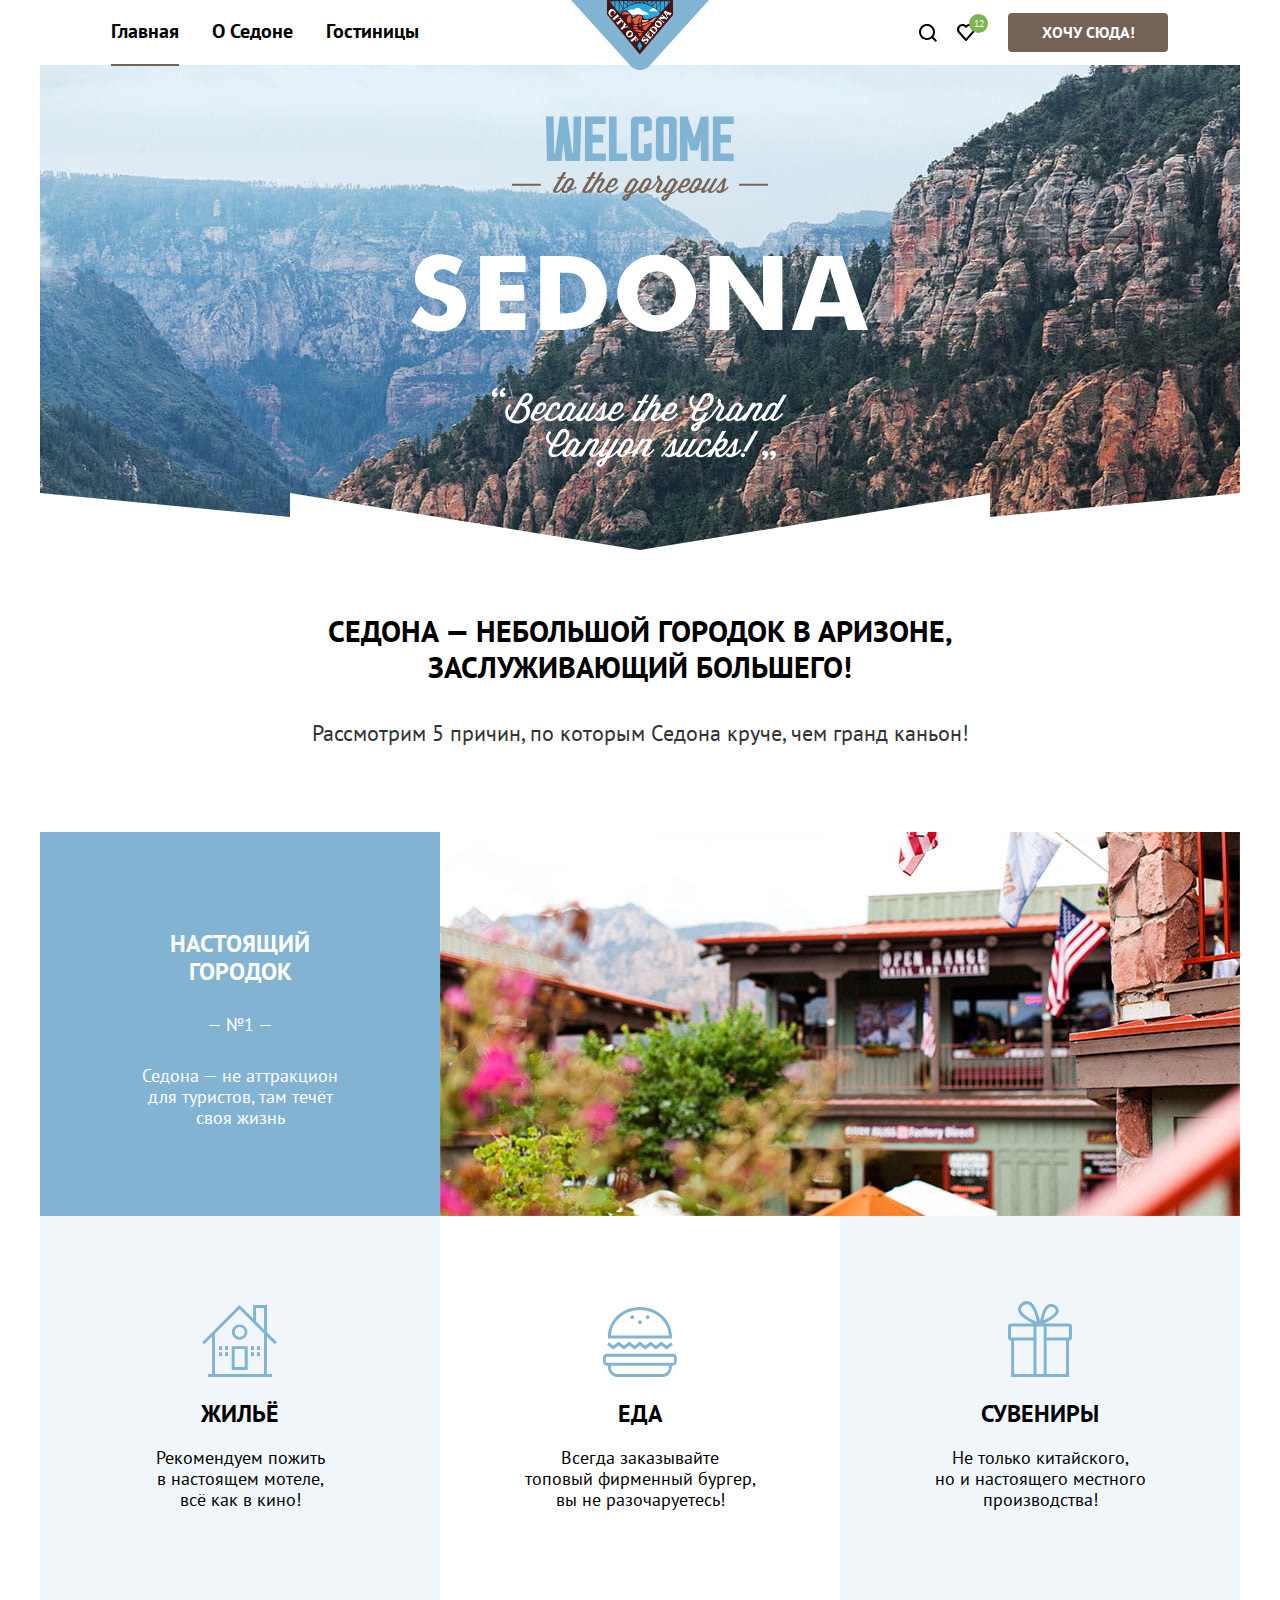
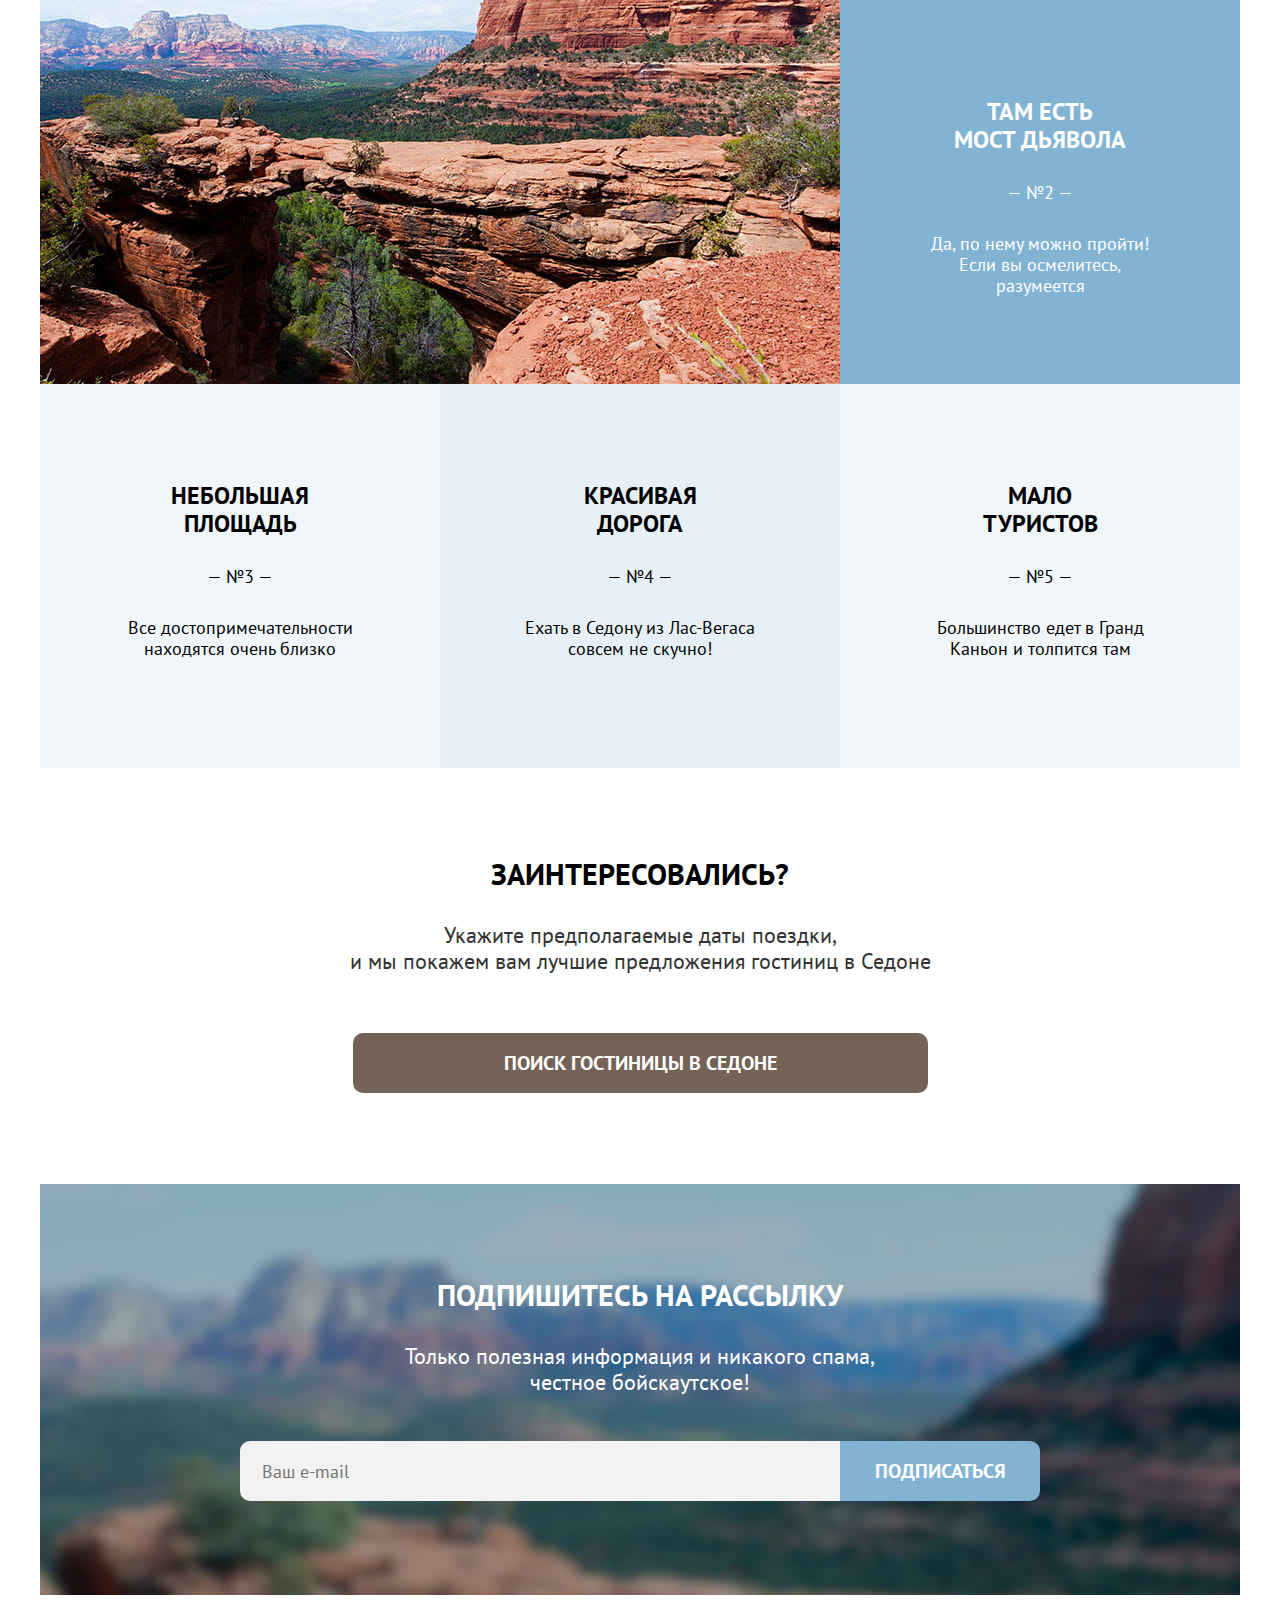
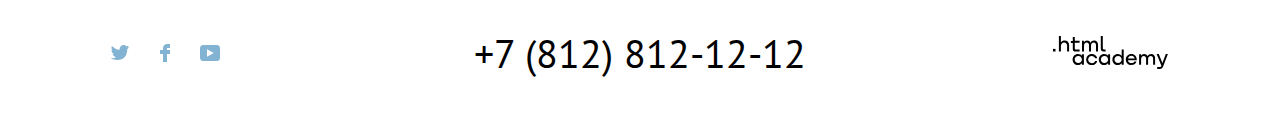
<file: index.html>
<!DOCTYPE html>
<html lang="ru">
  <head>
    <meta charset="utf-8" />
    <title>HTML Academy: Седона</title>
    <link
      rel="icon"
      type="image/png"
      sizes="32x32"
      href="img/favicon-32x32.png"
    />
    <link rel="stylesheet" href="styles/styles.css" />
  </head>
  <body>
    <header class="page-header">
      <nav class="navigation">
        <ul class="navigation-list">
          <li class="navigation-item">
            <a
              class="navigation-link navigation-link-current"
              href="index.html"
            >
              <span class="focus-wrapper">Главная</span>
            </a>
          </li>
          <li class="navigation-item">
            <a class="navigation-link" href="#">
              <span class="focus-wrapper">О Седоне</span>
            </a>
          </li>
          <li class="navigation-item">
            <a class="navigation-link" href="catalog.html">
              <span class="focus-wrapper">Гостиницы</span>
            </a>
          </li>
        </ul>
        <a class="navigation-logo" href="#">
          <span class="visually-hidden">Логотип City of Sedona</span>
        </a>
        <div class="navigation-user">
          <ul class="navigation-user-list">
            <li class="navigation-user-item">
              <a class="navigation-user-search" href="#">
                <svg
                  class="navigation-icon"
                  aria-hidden="true"
                  focusable="false"
                  width="18"
                  height="18"
                  viewBox="0 0 18 18"
                  fill="none"
                  xmlns="http://www.w3.org/2000/svg"
                >
                  <path
                    d="M18 16.4999L14.3 12.7999C15.3 11.4999 16 9.7999 16 7.8999C16 3.4999 12.4 -0.100098 8 -0.100098C3.6 -0.100098 0 3.5999 0 7.9999C0 12.3999 3.6 15.9999 8 15.9999C9.8 15.9999 11.5 15.3999 12.9 14.2999L16.6 17.9999L18 16.4999ZM8 13.9999C4.7 13.9999 2 11.2999 2 7.9999C2 4.6999 4.7 1.9999 8 1.9999C11.3 1.9999 14 4.6999 14 7.9999C14 11.2999 11.3 13.9999 8 13.9999Z"
                  />
                </svg>
                <span class="visually-hidden">Поиск</span>
              </a>
            </li>
            <li class="navigation-user-item">
              <a class="button navigation-user-favorites" href="#">
                <svg
                  class="navigation-icon"
                  aria-hidden="true"
                  focusable="false"
                  width="18"
                  height="17"
                  viewBox="0 0 18 17"
                  fill="none"
                  xmlns="http://www.w3.org/2000/svg"
                >
                  <path
                    d="M8.9 17a.9.9 0 0 1-.8-.4c-5.4-6.1-6.7-7.5-7-7.9A5.4 5.4 0 0 1 5.5 0C6.8 0 8 .5 9 1.3a5.46 5.46 0 0 1 9 4.1c0 1.3-.5 2.5-1.3 3.4l-7 7.9c-.2.2-.4.3-.8.3Zm-6-9.5c.3.4 3.5 4 6.1 6.9l6.2-7c.5-.5.7-1.2.7-2 0-1.8-1.5-3.3-3.3-3.3-1 0-2 .5-2.7 1.3-.3.3-.6.4-.9.4-.3 0-.6-.2-.8-.4-.7-.8-1.7-1.3-2.7-1.3-1.8 0-3.3 1.5-3.3 3.3-.1.9.3 1.6.7 2.1-.1 0-.1 0 0 0Z"
                  />
                </svg>
                <div class="icon-favorites-ellipse">
                  <div class="favorites-ellipse">
                    <svg
                      aria-hidden="true"
                      focusable="false"
                      width="19"
                      height="19"
                      viewBox="0 0 19 19"
                      fill="none"
                      xmlns="http://www.w3.org/2000/svg"
                    >
                      <path
                        d="M19 9.5a9.5 9.5 0 1 1-19 0 9.5 9.5 0 0 1 19 0Z"
                        fill="#7DB54F"
                      />
                    </svg>
                    <span class="favorites-number">12</span>
                  </div>
                </div>
                <span class="visually-hidden">Избранное</span>
              </a>
            </li>
          </ul>
          <div class="popover popover-favorites">
            <div class="popover-favorites-pointer"></div>
            <div class="popover-content">
              <h2 class="popover-title visually-hidden">Избранное</h2>
              <div class="popover-favorites-border">
                <ul class="popover-favorites-list">
                  <li class="popover-favorites-item">
                    <a class="popover-hotel-wrapper" href="#">
                      <img
                        class="popover-hotel-image"
                        width="48"
                        height="48"
                        src="img/catalog/hotels/hotel-2-small.jpg"
                        alt="Вид каньона издалека."
                      />
                      <h3 class="popover-hotel-title">Desert Quail Inn</h3>
                      <p class="popover-hotel-type">Мотель</p>
                    </a>
                    <button class="button-popover-remove" type="button">
                      <span class="visually-hidden">Убрать из избранного</span>
                      <svg
                        class="popover-remove-icon"
                        aria-hidden="true"
                        focusable="false"
                        width="16"
                        height="16"
                        viewBox="0 0 16 16"
                        fill="none"
                        xmlns="http://www.w3.org/2000/svg"
                      >
                        <path
                          d="M15.3 2.3H.6c-.3 0-.6.2-.6.5s.3.6.6.6h1.7v12c0 .3.3.6.6.6h10.2c.3 0 .6-.3.6-.6v-12h1.7c.3 0 .6-.3.6-.6s-.4-.5-.7-.5Zm-2.8 12.5H3.4V3.4h9.1v11.4ZM6.2 1.2h3.4c.3 0 .6-.3.6-.6S10 0 9.7 0H6.2c-.3 0-.5.3-.5.6s.2.6.5.6Z"
                        />
                        <path
                          d="M6.2 12c.3 0 .6-.3.6-.6V5.7c0-.3-.3-.6-.6-.6s-.6.3-.6.6v5.7c.1.3.3.6.6.6ZM9.7 12c.3 0 .6-.3.6-.6V5.7c0-.3-.3-.6-.6-.6s-.6.4-.6.6v5.7c0 .3.2.6.6.6Z"
                        />
                      </svg>
                    </button>
                  </li>
                  <li class="popover-favorites-item">
                    <a class="popover-hotel-wrapper" href="#">
                      <img
                        class="popover-hotel-image"
                        width="48"
                        height="48"
                        src="img/catalog/hotels/hotel-3-small.jpg"
                        alt="Гора вблизи."
                      />
                      <h3 class="popover-hotel-title">Villas at Poco Diablo</h3>
                      <p class="popover-hotel-type">Апартаменты</p>
                    </a>
                    <button class="button-popover-remove" type="button">
                      <span class="visually-hidden">Убрать из избранного</span>
                      <svg
                        class="popover-remove-icon"
                        aria-hidden="true"
                        focusable="false"
                        width="16"
                        height="16"
                        viewBox="0 0 16 16"
                        fill="none"
                        xmlns="http://www.w3.org/2000/svg"
                      >
                        <path
                          d="M15.3 2.3H.6c-.3 0-.6.2-.6.5s.3.6.6.6h1.7v12c0 .3.3.6.6.6h10.2c.3 0 .6-.3.6-.6v-12h1.7c.3 0 .6-.3.6-.6s-.4-.5-.7-.5Zm-2.8 12.5H3.4V3.4h9.1v11.4ZM6.2 1.2h3.4c.3 0 .6-.3.6-.6S10 0 9.7 0H6.2c-.3 0-.5.3-.5.6s.2.6.5.6Z"
                        />
                        <path
                          d="M6.2 12c.3 0 .6-.3.6-.6V5.7c0-.3-.3-.6-.6-.6s-.6.3-.6.6v5.7c.1.3.3.6.6.6ZM9.7 12c.3 0 .6-.3.6-.6V5.7c0-.3-.3-.6-.6-.6s-.6.4-.6.6v5.7c0 .3.2.6.6.6Z"
                        />
                      </svg>
                    </button>
                  </li>
                </ul>
              </div>
              <button class="button button-popover-favorites" type="button">
                Все избранные
              </button>
            </div>
          </div>
          <button class="button button-header" type="button">Хочу сюда!</button>
        </div>
      </nav>
    </header>

    <main class="main-container main-index">
      <h1 class="visually-hidden">Седона</h1>

      <section class="main-screen">
        <div class="main-screen-image">
          <h2 class="visually-hidden">Логотип Седона</h2>
          <img
            class="main-screen-logo"
            src="img/index/logo_welcome.svg"
            width="458"
            height="352"
            alt="Логотип Welcome to the gorgeous Sedona. Because the Grand Canyon sucks!"
          />
        </div>
        <div class="main-screen-about">
          <h2 class="visually-hidden">О Седоне</h2>
          <p class="main-screen-title">
            <strong>
              Седона — небольшой городок в Аризоне, заслуживающий большего!
            </strong>
          </p>
          <p class="main-screen-description">
            Рассмотрим 5 причин, по которым Седона круче, чем гранд каньон!
          </p>
        </div>
      </section>

      <section class="advantages">
        <h2 class="visually-hidden">Преимущества</h2>
        <div class="advantages-image-row">
          <div class="advantages-item advantages-blue-bg">
            <div class="advantages-wrapper-main">
              <h3 class="advantages-title">Настоящий<br />городок</h3>
              <p class="advantages-number">— №1 —</p>
              <p class="advantages-description">
                Седона — не аттракцион<br />для туристов, там течёт<br />своя
                жизнь
              </p>
            </div>
          </div>
          <img
            class="advantages-image"
            src="img/index/photo_town.jpg"
            width="800"
            height="384"
            alt="Город на фоне гор."
          />
        </div>
        <ul class="advantages-list">
          <li
            class="
              advantages-item
              advantages-light-gray-bg
              advantages-icon-accomodation
            "
          >
            <div class="advantages-wrapper-secondary">
              <h3 class="advantages-secondary-title">Жильё</h3>
              <p class="advantages-secondary-description">
                Рекомендуем пожить<br />в настоящем мотеле,<br />всё как в кино!
              </p>
            </div>
          </li>
          <li class="advantages-item advantages-white-bg advantages-icon-food">
            <div class="advantages-wrapper-secondary">
              <h3 class="advantages-secondary-title">Еда</h3>
              <p class="advantages-secondary-description">
                Всегда заказывайте<br />топовый фирменный бургер,<br />вы не
                разочаруетесь!
              </p>
            </div>
          </li>
          <li
            class="
              advantages-item advantages-light-gray-bg advantages-icon-souvenir
            "
          >
            <div class="advantages-wrapper-secondary">
              <h3 class="advantages-secondary-title">Сувениры</h3>
              <p class="advantages-secondary-description">
                Не только китайского,<br />но и настоящего местного
                производства!
              </p>
            </div>
          </li>
        </ul>
        <div class="advantages-image-row">
          <img
            class="advantages-image"
            src="img/index/photo_canyon.jpg"
            width="800"
            height="384"
            alt="Каньон."
          />
          <div class="advantages-item advantages-blue-bg">
            <div class="advantages-wrapper-main">
              <h3 class="advantages-title">Там есть<br />мост дьявола</h3>
              <p class="advantages-number">— №2 —</p>
              <p class="advantages-description">
                Да, по нему можно пройти! Если вы осмелитесь, разумеется
              </p>
            </div>
          </div>
        </div>
        <ul class="advantages-list">
          <li class="advantages-item advantages-light-gray-bg">
            <div class="advantages-wrapper-main">
              <h3 class="advantages-title">Небольшая площадь</h3>
              <p class="advantages-number">— №3 —</p>
              <p class="advantages-description">
                Все достопримечательности находятся очень близко
              </p>
            </div>
          </li>
          <li class="advantages-item advantages-gray-bg">
            <div class="advantages-wrapper-main">
              <h3 class="advantages-title">Красивая<br />дорога</h3>
              <p class="advantages-number">— №4 —</p>
              <p class="advantages-description">
                Ехать в Седону из Лас-Вегаса совсем не скучно!
              </p>
            </div>
          </li>
          <li class="advantages-item advantages-light-gray-bg">
            <div class="advantages-wrapper-main">
              <h3 class="advantages-title">Мало<br />туристов</h3>
              <p class="advantages-number">— №5 —</p>
              <p class="advantages-description">
                Большинство едет в Гранд Каньон и толпится там
              </p>
            </div>
          </li>
        </ul>
      </section>

      <section class="searching">
        <h2 class="visually-hidden">Поиск гостиницы</h2>
        <p class="searching-title"><strong>Заинтересовались?</strong></p>
        <p class="searching-description">
          Укажите предполагаемые даты поездки,
          <br />
          и мы покажем вам лучшие предложения гостиниц в Седоне
        </p>
        <button class="button button-searching" type="button">
          Поиск гостиницы в Седоне
        </button>
      </section>

      <section class="mailing">
        <div class="mailing-wrapper">
          <h2 class="visually-hidden">Рассылка</h2>
          <p class="mailing-title">
            <strong>Подпишитесь на рассылку</strong>
          </p>
          <p class="mailing-description">
            Только полезная информация и никакого спама,<br />честное
            бойскаутское!
          </p>
          <form
            class="mailing-form"
            action="https://echo.htmlacademy.ru/"
            method="post"
          >
            <label class="visually-hidden" for="email">Email</label>
            <input
              class="field"
              type="text"
              id="email"
              name="email"
              placeholder="Ваш e-mail"
              required
            />
            <button class="button button-mailing" type="submit">
              Подписаться
            </button>
          </form>
        </div>
      </section>
    </main>

    <footer class="page-footer">
      <div class="footer-wrapper">
        <h2 class="visually-hidden">Социальные сети</h2>
        <ul class="footer-social-list">
          <li class="footer-social-item">
            <a class="button-twitter" href="#">
              <svg
                class="footer-social-icon"
                aria-hidden="true"
                focusable="false"
                width="18"
                height="15"
                viewBox="0 0 18 15"
                fill="none"
                xmlns="http://www.w3.org/2000/svg"
              >
                <path
                  d="M11.6 0.200056C13.4 -0.299944 14.8 0.500056 15.4 1.40006C16.1 1.20006 16.8 0.900056 17.5 0.700056C17.5 1.60006 16.9 2.20006 16.6 2.50006C17.3 2.60006 18 1.90006 18 1.90006C17.8 2.90006 16.9 3.70006 16.3 3.90006C16.1 10.7001 13 15.1001 5.7 15.0001C5.1 15.0001 5.8 15.0001 5.2 15.0001C4.8 15.0001 0.8 14.5001 0 13.1001C2.4 13.3001 4.1 12.7001 5 11.9001C4 11.6001 2.1 11.5001 1.8 9.00006C2.2 9.10006 2.4 9.20006 3.1 9.10006C1.8 8.30006 0.4 7.50006 0.5 5.30006C0.8 5.60006 1.6 5.80006 1.9 5.80006C1.1 5.60006 -0.2 2.50006 0.9 0.900056C2.8 2.80006 4.9 4.50006 8.5 4.70006C8.7 2.30006 9.7 0.800056 11.6 0.200056Z"
                />
              </svg>
              <span class="visually-hidden">Twitter</span>
            </a>
          </li>
          <li class="footer-social-item">
            <a class="button-facebook" href="#">
              <svg
                class="footer-social-icon"
                aria-hidden="true"
                focusable="false"
                width="10"
                height="18"
                viewBox="0 0 10 18"
                fill="none"
                xmlns="http://www.w3.org/2000/svg"
              >
                <path
                  d="M7 0C4.8 0 3 1.8 3 4V6H0V10H3V18H7V10H10V6H7V4H10V0H7Z"
                />
              </svg>
              <span class="visually-hidden">Facebook</span>
            </a>
          </li>
          <li class="footer-social-item">
            <a class="button-youtube" href="#">
              <svg
                class="footer-social-icon"
                width="20"
                height="16"
                viewBox="0 0 20 16"
                fill="none"
                xmlns="http://www.w3.org/2000/svg"
              >
                <path
                  d="M17 0H2.9C1.2 0 0 1.5 0 3.2V12.7C0 14.5 1.2 16 2.9 16H17.2C18.7 16 20.1 14.5 20.1 12.8V3.2C19.9 1.5 18.7 0 17 0ZM7 11.8V4.2L13.7 8L7 11.8Z"
                />
              </svg>
              <span class="visually-hidden">Youtube</span>
            </a>
          </li>
        </ul>

        <div class="footer-phone">
          <h2 class="visually-hidden">Телефон</h2>
          <a class="contacts-phone" href="tel:88128121212">
            +7 (812) 812-12-12
          </a>
        </div>

        <a class="footer-logo-htmlacademy" href="https://htmlacademy.ru/">
          <span class="visually-hidden">Лого HTML Academy</span>
          <svg
            class="footer-logo-icon"
            aria-hidden="true"
            focusable="false"
            width="115"
            height="34"
            viewBox="0 0 115 34"
            fill="none"
            xmlns="http://www.w3.org/2000/svg"
          >
            <path d="M0 12.8999V15.4999H2.5V12.8999H0Z" />
            <path
              d="M11.6 4.5C10 4.5 8.80002 5.2 8.00002 6.2H7.90002V0H5.90002V15.5H7.90002V10.2C7.90002 8.1 9.20002 6.6 11.2 6.6C13 6.6 14.1 8 14.1 9.8V15.5H16.1V9.4C16.2 6.4 14.3 4.5 11.6 4.5Z"
            />
            <path
              d="M26.6 4.8001H21.8V1.1001H19.8V4.9001H17.9V6.9001H19.8V12.9001C19.8 14.6001 20.8 15.6001 22.5 15.6001H26.6V13.6001H22.9C22.2 13.6001 21.8 13.2001 21.8 12.5001V6.8001H26.6V4.8001Z"
            />
            <path
              d="M41.1 4.6001C39.5 4.6001 38.2 5.4001 37.6 6.7001H37.5C36.9 5.5001 35.7 4.6001 34.1 4.6001C32.7 4.6001 31.6 5.4001 31 6.4001H30.9V4.8001H29V15.4001H31V10.0001C31 8.0001 32 6.5001 33.6 6.5001C35.1 6.5001 36 7.5001 36 9.1001V15.4001H38V9.8001C38 7.4001 39.4 6.5001 40.6 6.5001C42.1 6.5001 43 7.5001 43 9.1001V15.4001H45V8.9001C45.1 6.4001 43.6 4.6001 41.1 4.6001Z"
            />
            <path
              d="M47.8 12.7C47.8 14.4 48.8 15.4 50.6 15.4H52.6V13.4H50.9001C50.2001 13.4 49.8 13 49.8 12.3V0H47.8V12.7Z"
            />
            <path
              d="M28.9 19.6999C28 18.5999 26.7 17.8999 25 17.8999C21.9 17.8999 19.6 20.1999 19.6 23.4999C19.6 26.7999 21.9 29.0999 25 29.0999C26.8 29.0999 28 28.2999 28.8 27.1999H28.9V28.7999H30.9V18.1999H28.9V19.6999ZM25.3 27.0999C23.1 27.0999 21.7 25.4999 21.7 23.4999C21.7 21.4999 23.1 19.8999 25.3 19.8999C27.5 19.8999 28.9 21.4999 28.9 23.4999C28.9 25.3999 27.5 27.0999 25.3 27.0999Z"
            />
            <path
              d="M44.2 21.9999C43.7 19.5999 41.5999 17.8999 38.7999 17.8999C35.3999 17.8999 33.2 20.3999 33.2 23.4999C33.2 26.5999 35.3999 29.0999 38.7999 29.0999C41.5999 29.0999 43.7 27.2999 44.2 24.8999H42.0999C41.6999 26.1999 40.3999 27.1999 38.7999 27.1999C36.5999 27.1999 35.2 25.5999 35.2 23.5999C35.2 21.5999 36.5999 19.9999 38.7999 19.9999C40.3999 19.9999 41.5999 20.9999 42.0999 22.1999H44.2V21.9999Z"
            />
            <path
              d="M55.1 19.6999C54.2 18.5999 52.9001 17.8999 51.2001 17.8999C48.1001 17.8999 45.8 20.1999 45.8 23.4999C45.8 26.7999 48.1001 29.0999 51.2001 29.0999C53.0001 29.0999 54.2 28.2999 55 27.1999H55.1V28.7999H57.1V18.1999H55.1V19.6999ZM51.5 27.0999C49.3 27.0999 47.9001 25.4999 47.9001 23.4999C47.9001 21.4999 49.3 19.8999 51.5 19.8999C53.7 19.8999 55.1 21.4999 55.1 23.4999C55.1 25.3999 53.6 27.0999 51.5 27.0999Z"
            />
            <path
              d="M68.7 19.7999C67.8 18.6999 66.5 17.8999 64.8 17.8999C61.7 17.8999 59.4 20.1999 59.4 23.4999C59.4 26.7999 61.6 29.0999 64.8 29.0999C66.5 29.0999 67.8 28.2999 68.6 27.2999H68.7V28.7999H70.7V13.3999H68.7V19.7999ZM65.1 27.0999C62.9 27.0999 61.5 25.4999 61.5 23.4999C61.5 21.4999 62.9 19.8999 65.1 19.8999C67.3 19.8999 68.7 21.4999 68.7 23.4999C68.6 25.4999 67.2 27.0999 65.1 27.0999Z"
            />
            <path
              d="M78.3 17.8999C75 17.8999 72.8 20.3999 72.8 23.4999C72.8 26.4999 74.9 29.0999 78.3 29.0999C80.8 29.0999 82.8 27.7999 83.5 25.4999H81.4C80.9 26.4999 79.8 27.0999 78.4 27.0999C76.5 27.0999 75.1 25.7999 75 24.1999H83.8C84 20.5999 81.8 17.8999 78.3 17.8999ZM78.3 19.7999C80 19.7999 81.3 20.7999 81.6 22.3999H75.1C75.4 20.8999 76.6 19.7999 78.3 19.7999Z"
            />
            <path
              d="M98.2 17.8999C96.6 17.8999 95.3 18.6999 94.6 19.8999H94.5C93.9 18.6999 92.7 17.8999 91.1 17.8999C89.7 17.8999 88.6 18.5999 88 19.6999V18.1999H86.1V28.7999H88.1V23.3999C88.1 21.3999 89.1 19.9999 90.7 19.8999C92.2 19.8999 93.1 20.8999 93.1 22.4999V28.7999H95.1V23.1999C95.1 20.7999 96.5 19.8999 97.7 19.8999C99.2 19.8999 100.1 20.8999 100.1 22.4999V28.7999H102.1V22.2999C102.2 19.6999 100.7 17.8999 98.2 17.8999Z"
            />
            <path
              d="M109.4 27.0001L105.8 18.1001H103.6L108.4 29.7001C108.1 30.6001 107.7 30.9001 106.7 30.9001H104.2V32.9001H106.7C108.5 32.9001 109.5 32.1001 110.2 30.3001L114.9 18.1001H112.8L109.4 27.0001Z"
            />
          </svg>
        </a>
      </div>
    </footer>

    <div class="modal-container modal-container-close">
      <div class="modal modal-search">
        <h2 class="modal-search-title">Поиск гостиницы в Седоне</h2>
        <button class="button button-modal-search-close" type="button">
          <span class="visually-hidden">Закрыть</span>
          <svg
            class="modal-search-close-icon"
            aria-hidden="true"
            focusable="false"
            width="13"
            height="13"
            viewBox="0 0 13 13"
            fill="none"
            xmlns="http://www.w3.org/2000/svg"
          >
            <path
              d="M13 1.2 11.8 0 6.5 5.3 1.2 0 0 1.2l5.3 5.3L0 11.8 1.2 13l5.3-5.3 5.3 5.3 1.2-1.2-5.3-5.3L13 1.2Z"
            />
          </svg>
        </button>
        <form
          class="modal-search-form"
          action="https://echo.htmlacademy.ru/"
          method="get"
        >
          <label class="field-modal-arrival-label" for="arrival-date">
            Дата заезда:
          </label>
          <input
            class="field field-modal-arrival"
            type="text"
            id="arrival-date"
            name="arrival-date"
            value="27 апреля 2020"
            placeholder="Укажите дату"
          />
          <span class="modal-message modal-message-error modal-message-arrival">
            Мы не можем отправить вас в прошлое.
          </span>

          <label class="field-modal-departure-label" for="departure-date">
            Дата выезда:
          </label>
          <input
            class="field field-modal-departure"
            type="text"
            id="departure-date"
            name="departure-date"
            value="1 сентября 2021"
            placeholder="Укажите дату"
          />
          <span class="modal-message modal-message-departure">
            На эти даты есть свободные номера. Пока есть.
          </span>

          <label class="field-modal-adult-label" for="adult-amount">
            Взрослые:
          </label>
          <div class="field-modal-adult-wrapper">
            <button class="button button-modal-adult-minus" type="button">
              <span class="visually-hidden">Минус</span>
              <svg
                class="modal-adult-minus-icon"
                aria-hidden="true"
                focusable="false"
                width="13"
                height="2"
                viewBox="0 0 13 2"
                fill="none"
                xmlns="http://www.w3.org/2000/svg"
              >
                <path d="M0 0v1h13V0H0Z" />
              </svg>
            </button>
            <button class="button button-modal-adult-plus" type="button">
              <span class="visually-hidden">Плюс</span>
              <svg
                class="modal-adult-plus-icon"
                aria-hidden="true"
                focusable="false"
                width="13"
                height="13"
                viewBox="0 0 13 13"
                fill="none"
                xmlns="http://www.w3.org/2000/svg"
              >
                <path d="M13 6H7V0H6v6H0v1h6v6h1V7h6V6Z" />
              </svg>
            </button>
            <input
              class="field field-modal-adult-amount"
              type="text"
              id="adult-amount"
              name="adult-amount"
              value="2"
              placeholder="2"
            />
          </div>
          <label class="field-modal-children-label" for="children-amount">
            Дети:
          </label>
          <div class="modal-children-info">
            <span class="visually-hidden">
              Посмотреть дополнительную информацию
            </span>
            <div class="tooltip modal-tooltip-info">
              Укажите количество детей, которые будут с вами, возраст которых от
              6 до 18 лет. Дети до 6 лет размещаются бесплатно.
            </div>
          </div>
          <div class="field-modal-children-wrapper">
            <button class="button button-modal-children-minus" type="button">
              <span class="visually-hidden">Минус</span>
              <svg
                class="modal-children-minus-icon"
                aria-hidden="true"
                focusable="false"
                width="13"
                height="2"
                viewBox="0 0 13 2"
                fill="none"
                xmlns="http://www.w3.org/2000/svg"
              >
                <path d="M0 0v1h13V0H0Z" />
              </svg>
            </button>
            <button class="button button-modal-children-plus" type="button">
              <span class="visually-hidden">Плюс</span>
              <svg
                class="modal-children-plus-icon"
                aria-hidden="true"
                focusable="false"
                width="13"
                height="13"
                viewBox="0 0 13 13"
                fill="none"
                xmlns="http://www.w3.org/2000/svg"
              >
                <path d="M13 6H7V0H6v6H0v1h6v6h1V7h6V6Z" />
              </svg>
            </button>
            <input
              class="field field-modal-children-amount"
              type="text"
              id="children-amount"
              name="children-amount"
              value="1"
              placeholder="1"
            />
          </div>
          <button class="button button-modal-search" type="submit">
            Найти
          </button>
        </form>
      </div>
    </div>
  </body>
</html>
</file>
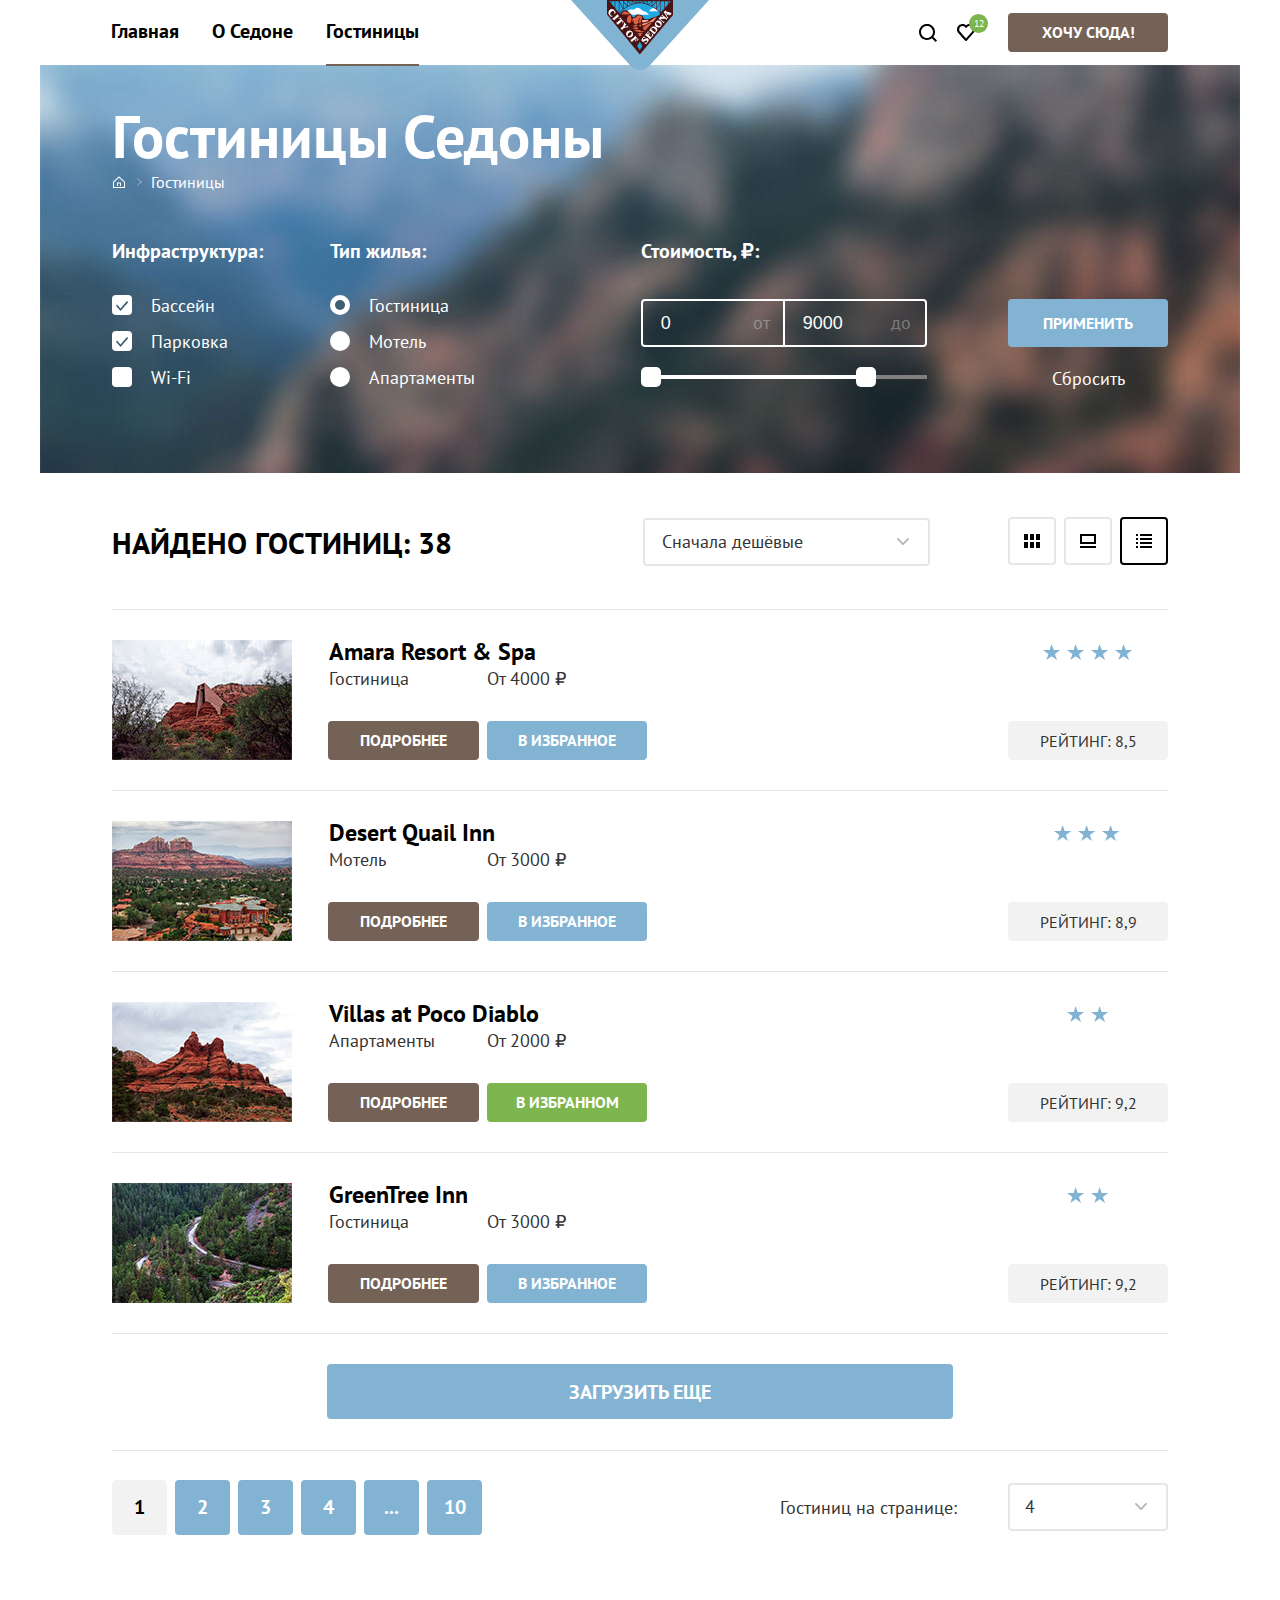
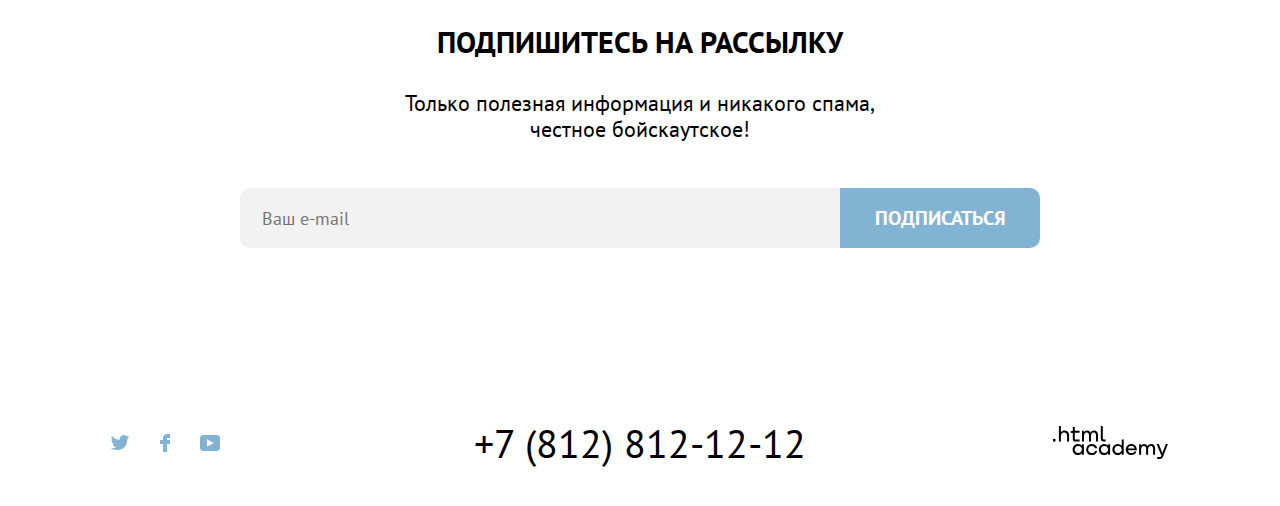
<file: catalog.html>
<!DOCTYPE html>
<html lang="ru">
  <head>
    <meta charset="utf-8" />
    <title>Каталог</title>
    <link
      rel="icon"
      type="image/png"
      sizes="32x32"
      href="img/favicon-32x32.png"
    />
    <link rel="stylesheet" href="styles/styles.css" />
  </head>
  <body>
    <header class="page-header">
      <nav class="navigation">
        <ul class="navigation-list">
          <li class="navigation-item">
            <a class="navigation-link" href="index.html">
              <span class="focus-wrapper">Главная</span>
            </a>
          </li>
          <li class="navigation-item">
            <a class="navigation-link" href="#">
              <span class="focus-wrapper">О Седоне</span>
            </a>
          </li>
          <li class="navigation-item">
            <a
              class="navigation-link navigation-link-current"
              href="catalog.html"
              ><span class="focus-wrapper">Гостиницы</span></a
            >
          </li>
        </ul>
        <a class="navigation-logo" href="index.html">
          <span class="visually-hidden">Логотип City of Sedona</span>
        </a>
        <div class="navigation-user">
          <ul class="navigation-user-list">
            <li class="navigation-user-item">
              <a class="navigation-user-search" href="#">
                <svg
                  class="navigation-icon"
                  aria-hidden="true"
                  focusable="false"
                  width="18"
                  height="18"
                  viewBox="0 0 18 18"
                  fill="none"
                  xmlns="http://www.w3.org/2000/svg"
                >
                  <path
                    d="M18 16.4999L14.3 12.7999C15.3 11.4999 16 9.7999 16 7.8999C16 3.4999 12.4 -0.100098 8 -0.100098C3.6 -0.100098 0 3.5999 0 7.9999C0 12.3999 3.6 15.9999 8 15.9999C9.8 15.9999 11.5 15.3999 12.9 14.2999L16.6 17.9999L18 16.4999ZM8 13.9999C4.7 13.9999 2 11.2999 2 7.9999C2 4.6999 4.7 1.9999 8 1.9999C11.3 1.9999 14 4.6999 14 7.9999C14 11.2999 11.3 13.9999 8 13.9999Z"
                  />
                </svg>
                <span class="visually-hidden">Поиск</span>
              </a>
            </li>
            <li class="navigation-user-item">
              <a class="button navigation-user-favorites" href="#">
                <svg
                  class="navigation-icon"
                  aria-hidden="true"
                  focusable="false"
                  width="18"
                  height="17"
                  viewBox="0 0 18 17"
                  fill="none"
                  xmlns="http://www.w3.org/2000/svg"
                >
                  <path
                    d="M8.9 17a.9.9 0 0 1-.8-.4c-5.4-6.1-6.7-7.5-7-7.9A5.4 5.4 0 0 1 5.5 0C6.8 0 8 .5 9 1.3a5.46 5.46 0 0 1 9 4.1c0 1.3-.5 2.5-1.3 3.4l-7 7.9c-.2.2-.4.3-.8.3Zm-6-9.5c.3.4 3.5 4 6.1 6.9l6.2-7c.5-.5.7-1.2.7-2 0-1.8-1.5-3.3-3.3-3.3-1 0-2 .5-2.7 1.3-.3.3-.6.4-.9.4-.3 0-.6-.2-.8-.4-.7-.8-1.7-1.3-2.7-1.3-1.8 0-3.3 1.5-3.3 3.3-.1.9.3 1.6.7 2.1-.1 0-.1 0 0 0Z"
                  />
                </svg>
                <div class="icon-favorites-ellipse">
                  <div class="favorites-ellipse">
                    <svg
                      aria-hidden="true"
                      focusable="false"
                      width="19"
                      height="19"
                      viewBox="0 0 19 19"
                      fill="none"
                      xmlns="http://www.w3.org/2000/svg"
                    >
                      <path
                        d="M19 9.5a9.5 9.5 0 1 1-19 0 9.5 9.5 0 0 1 19 0Z"
                        fill="#7DB54F"
                      />
                    </svg>
                    <span class="favorites-number">12</span>
                  </div>
                </div>
                <span class="visually-hidden">Избранное</span>
              </a>
            </li>
          </ul>
          <div class="popover popover-favorites">
            <div class="popover-favorites-pointer"></div>
            <div class="popover-content">
              <h2 class="popover-title visually-hidden">Избранное</h2>
              <div class="popover-favorites-border">
                <ul class="popover-favorites-list">
                  <li class="popover-favorites-item">
                    <a class="popover-hotel-wrapper" href="#">
                      <img
                        class="popover-hotel-image"
                        width="48"
                        height="48"
                        src="img/catalog/hotels/hotel-2-small.jpg"
                        alt="Вид каньона издалека."
                      />
                      <h3 class="popover-hotel-title">Desert Quail Inn</h3>
                      <p class="popover-hotel-type">Мотель</p>
                    </a>
                    <button class="button-popover-remove" type="button">
                      <span class="visually-hidden">Убрать из избранного</span>
                      <svg
                        class="popover-remove-icon"
                        aria-hidden="true"
                        focusable="false"
                        width="16"
                        height="16"
                        viewBox="0 0 16 16"
                        fill="none"
                        xmlns="http://www.w3.org/2000/svg"
                      >
                        <path
                          d="M15.3 2.3H.6c-.3 0-.6.2-.6.5s.3.6.6.6h1.7v12c0 .3.3.6.6.6h10.2c.3 0 .6-.3.6-.6v-12h1.7c.3 0 .6-.3.6-.6s-.4-.5-.7-.5Zm-2.8 12.5H3.4V3.4h9.1v11.4ZM6.2 1.2h3.4c.3 0 .6-.3.6-.6S10 0 9.7 0H6.2c-.3 0-.5.3-.5.6s.2.6.5.6Z"
                        />
                        <path
                          d="M6.2 12c.3 0 .6-.3.6-.6V5.7c0-.3-.3-.6-.6-.6s-.6.3-.6.6v5.7c.1.3.3.6.6.6ZM9.7 12c.3 0 .6-.3.6-.6V5.7c0-.3-.3-.6-.6-.6s-.6.4-.6.6v5.7c0 .3.2.6.6.6Z"
                        />
                      </svg>
                    </button>
                  </li>
                  <li class="popover-favorites-item">
                    <a class="popover-hotel-wrapper" href="#">
                      <img
                        class="popover-hotel-image"
                        width="48"
                        height="48"
                        src="img/catalog/hotels/hotel-3-small.jpg"
                        alt="Гора вблизи."
                      />
                      <h3 class="popover-hotel-title">Villas at Poco Diablo</h3>
                      <p class="popover-hotel-type">Апартаменты</p>
                    </a>
                    <button class="button-popover-remove" type="button">
                      <span class="visually-hidden">Убрать из избранного</span>
                      <svg
                        class="popover-remove-icon"
                        aria-hidden="true"
                        focusable="false"
                        width="16"
                        height="16"
                        viewBox="0 0 16 16"
                        fill="none"
                        xmlns="http://www.w3.org/2000/svg"
                      >
                        <path
                          d="M15.3 2.3H.6c-.3 0-.6.2-.6.5s.3.6.6.6h1.7v12c0 .3.3.6.6.6h10.2c.3 0 .6-.3.6-.6v-12h1.7c.3 0 .6-.3.6-.6s-.4-.5-.7-.5Zm-2.8 12.5H3.4V3.4h9.1v11.4ZM6.2 1.2h3.4c.3 0 .6-.3.6-.6S10 0 9.7 0H6.2c-.3 0-.5.3-.5.6s.2.6.5.6Z"
                        />
                        <path
                          d="M6.2 12c.3 0 .6-.3.6-.6V5.7c0-.3-.3-.6-.6-.6s-.6.3-.6.6v5.7c.1.3.3.6.6.6ZM9.7 12c.3 0 .6-.3.6-.6V5.7c0-.3-.3-.6-.6-.6s-.6.4-.6.6v5.7c0 .3.2.6.6.6Z"
                        />
                      </svg>
                    </button>
                  </li>
                </ul>
              </div>
              <button class="button button-popover-favorites" type="button">
                Все избранные
              </button>
            </div>
          </div>
          <button class="button button-header" type="button">Хочу сюда!</button>
        </div>
      </nav>
    </header>

    <main class="main-catalog">
      <section class="catalog-filter">
        <div class="catalog-wrapper">
          <header class="main-catalog-header">
            <h1 class="catalog-title">Гостиницы Седоны</h1>
            <ul class="breadcrumbs">
              <li class="breadcrumbs-item">
                <h2 class="visually-hidden">Главная</h2>
                <a class="breadcrumbs-link-main" href="index.html">
                  <svg
                    class="breadcrumbs-icon"
                    aria-hidden="true"
                    focusable="false"
                    width="12"
                    height="12"
                    viewBox="0 0 12 12"
                    fill="none"
                    xmlns="http://www.w3.org/2000/svg"
                  >
                    <path
                      d="M6 0.300049L0 5.80005V12H12V5.80005L6 0.300049ZM11 11H1V6.20005L6 1.70005L11 6.20005V11Z"
                      fill="white"
                    />
                    <path d="M4 10H5V7.5H7V10H8V6.5H4V10Z" fill="white" />
                  </svg>
                </a>
              </li>
              <li class="breadcrumbs-item">
                <a class="breadcrumbs-link" href="catalog.html">Гостиницы</a>
              </li>
            </ul>
          </header>

          <form
            class="catalog-filter-form"
            action="https://echo.htmlacademy.ru/"
            method="get"
          >
            <fieldset class="filter-item filter-item-infrastructure">
              <legend class="catalog-filter-title">Инфраструктура:</legend>
              <ul class="catalog-filter-list">
                <li class="catalog-filter-item">
                  <label class="control control-checkbox">
                    <input
                      class="visually-hidden control-input"
                      type="checkbox"
                      name="pool"
                      checked
                    />
                    <span class="control-checkbox-mark"></span>
                    <span class="control-label">Бассейн</span>
                  </label>
                </li>
                <li class="catalog-filter-item">
                  <label class="control control-checkbox">
                    <input
                      class="visually-hidden control-input"
                      type="checkbox"
                      name="parking"
                      checked
                    />
                    <span class="control-checkbox-mark"></span>
                    <span class="control-label">Парковка</span>
                  </label>
                </li>
                <li class="catalog-filter-item">
                  <label class="control control-checkbox">
                    <input
                      class="visually-hidden control-input"
                      type="checkbox"
                      name="wi-fi"
                    />
                    <span class="control-checkbox-mark"></span>
                    <span class="control-label">Wi-Fi</span>
                  </label>
                </li>
              </ul>
            </fieldset>

            <fieldset class="filter-item filter-item-accomodation">
              <legend class="catalog-filter-title">Тип жилья:</legend>
              <ul class="catalog-filter-list">
                <li class="catalog-filter-item">
                  <label class="control control-radio">
                    <input
                      class="visually-hidden control-input"
                      type="radio"
                      name="hotel-group"
                      value="hotel"
                      checked
                    />
                    <span class="control-radio-mark"></span>
                    <span class="control-label">Гостиница</span>
                  </label>
                </li>
                <li class="catalog-filter-item">
                  <label class="control control-radio">
                    <input
                      class="visually-hidden control-input"
                      type="radio"
                      name="hotel-group"
                      value="motel"
                    />
                    <span class="control-radio-mark"></span>
                    <span class="control-label">Мотель</span>
                  </label>
                </li>
                <li class="catalog-filter-item">
                  <label class="control control-radio">
                    <input
                      class="visually-hidden control-input"
                      type="radio"
                      name="hotel-group"
                      value="apartments"
                    />
                    <span class="control-radio-mark"></span>
                    <span class="control-label">Апартаменты</span>
                  </label>
                </li>
              </ul>
            </fieldset>

            <fieldset class="filter-item filter-item-price">
              <legend class="catalog-filter-title">Стоимость, ₽:</legend>
              <div class="range-wrapper-inputs">
                <label
                  class="catalog-filter-label visually-hidden"
                  for="min-price"
                >
                  от
                </label>
                <input
                  class="catalog-filter-input min-price"
                  type="number"
                  value="0"
                  name="min-price"
                  id="min-price"
                />

                <label
                  class="catalog-filter-label visually-hidden"
                  for="max-price"
                >
                  до
                </label>
                <input
                  class="catalog-filter-input max-price"
                  type="number"
                  value="9000"
                  name="max-price"
                  id="max-price"
                />
              </div>
              <div class="range-scale">
                <div class="range-bar"
                style="left: 0;
                right: 61px;">
                  <button class="range-toggle range-toggle-min" type="button">
                    <span class="visually-hidden">
                      Изменить минимальную цену
                    </span>
                  </button>
                  <button class="range-toggle range-toggle-max" type="button">
                    <span class="visually-hidden">
                      Изменить максимальную цену
                    </span>
                  </button>
                </div>
              </div>
            </fieldset>

            <div class="catalog-filter-buttons">
              <button class="button button-apply" type="submit">
                Применить
              </button>
              <button class="button button-reset" type="reset">Сбросить</button>
            </div>
          </form>
        </div>
      </section>

      <section class="catalog-sorting catalog-wrapper">
        <h2 class="catalog-hotels-title">
          Найдено гостиниц: <span class="catalog-hotels-count">38</span>
        </h2>
        <form class="sorting-type-form">
          <label class="visually-hidden" for="sorting">Сортировка</label>
          <select
            class="select-control select-control-sorting"
            id="sorting"
            name="sorting"
          >
            <option value="cheap">Сначала дешёвые</option>
            <option value="popular">Сначала популярное</option>
            <option value="expensive">Сначала дорогое</option>
          </select>
          <svg
            class="select-arrow"
            aria-hidden="true"
            focusable="false"
            width="12"
            height="7"
            viewBox="0 0 12 7"
            fill="none"
            xmlns="http://www.w3.org/2000/svg"
          >
            <path
              d="m6.6 6.7 5.1-5.3a1 1 0 0 0 0-1.2 1 1 0 0 0-1.2 0L6 4.9 1.5.2A1 1 0 0 0 .3.2C.1.3 0 .6 0 .8l.3.6 5.1 5.3c.3.4.9.4 1.2 0Z"
            />
          </svg>
          <button class="visually-hidden" type="submit">
            Отсортировать гостиницы
          </button>
        </form>

        <ul class="rendering-list">
          <li class="rendering-type-item">
            <button class="rendering-type-cards" type="button">
              <span class="visually-hidden">Показать в виде карточек</span>
            </button>
          </li>
          <li class="rendering-type-item">
            <button class="rendering-type-slide" type="button">
              <span class="visually-hidden">Показать в виде слайдов</span>
            </button>
          </li>
          <li class="rendering-type-item">
            <button class="rendering-type-list rendering-active" type="button">
              <span class="visually-hidden">Показать в виде списка</span>
            </button>
          </li>
        </ul>
      </section>

      <section class="catalog-hotels catalog-wrapper">
        <h2 class="visually-hidden">Каталог гостиниц.</h2>
        <ul class="hotel-list">
          <li class="hotel-card">
            <a class="hotel-card-image-wrapper" href="#">
              <img
                class="hotel-card-image"
                src="img/catalog/hotels/hotel-1.jpg"
                width="180"
                height="120"
                alt="Каньон и деревья."
              />
            </a>
            <a class="hotel-card-title" href="#">
              <div class="hotel-card-title-wrapper">Amara Resort & Spa</div>
            </a>
            <p class="hotel-card-type">Гостиница</p>
            <p class="hotel-card-cost">От 4000 ₽</p>
            <a class="button button-details" href="#">
              Подробнее
            </a>
            <button class="button button-favorites" type="button">
              В избранное
            </button>
            <div class="hotel-card-stars hotel-card-stars-four">
              <span class="visually-hidden">Четырёхзвёздочный</span>
            </div>
            <p class="hotel-card-rating">Рейтинг: 8,5</p>
          </li>
          <li class="hotel-card">
            <a class="hotel-card-image-wrapper" href="#">
              <img
                class="hotel-card-image"
                src="img/catalog/hotels/hotel-2.jpg"
                width="180"
                height="120"
                alt="Мотель на фоне каньона."
              />
            </a>
            <a class="hotel-card-title" href="#">
              <div class="hotel-card-title-wrapper">Desert Quail Inn</div>
            </a>
            <p class="hotel-card-type">Мотель</p>
            <p class="hotel-card-cost">От 3000 ₽</p>
            <a class="button button-details" href="#">
              Подробнее
            </a>
            <button class="button button-favorites" type="button">
              В избранное
            </button>
            <div class="hotel-card-stars hotel-card-stars-three">
              <span class="visually-hidden">Трехзвёздочный</span>
            </div>
            <p class="hotel-card-rating">Рейтинг: 8,9</p>
          </li>
          <li class="hotel-card">
            <a class="hotel-card-image-wrapper" href="#">
              <img
                class="hotel-card-image"
                src="img/catalog/hotels/hotel-3.jpg"
                width="180"
                height="120"
                alt="Гора и деревья."
              />
            </a>
            <a class="hotel-card-title" href="#">
              <div class="hotel-card-title-wrapper">Villas at Poco Diablo</div>
            </a>
            <p class="hotel-card-type">Апартаменты</p>
            <p class="hotel-card-cost">От 2000 ₽</p>
            <a class="button button-details" href="#">
              Подробнее
            </a>
            <button class="button button-favorites-added" type="button">
              В избранном
            </button>
            <div class="hotel-card-stars hotel-card-stars-two">
              <span class="visually-hidden">Двухзвёздочный</span>
            </div>
            <p class="hotel-card-rating">Рейтинг: 9,2</p>
          </li>
          <li class="hotel-card">
            <a class="hotel-card-image-wrapper" href="#">
              <img
                class="hotel-card-image"
                src="img/catalog/hotels/hotel-4.jpg"
                width="180"
                height="120"
                alt="Дорога, петляющая между деревьями вдоль склона горы."
              />
            </a>
            <a class="hotel-card-title" href="#">
              <span class="hotel-card-title-wrapper">GreenTree Inn</span>
            </a>
            <p class="hotel-card-type">Гостиница</p>
            <p class="hotel-card-cost">От 3000 ₽</p>
            <a class="button button-details" href="#">
              Подробнее
            </a>
            <button class="button button-favorites" type="button">
              В избранное
            </button>
            <div class="hotel-card-stars hotel-card-stars-two">
              <span class="visually-hidden">Двухзвёздочный</span>
            </div>
            <p class="hotel-card-rating">Рейтинг: 9,2</p>
          </li>
        </ul>
        <div class="hotel-button">
          <button class="button button-show-more" type="button">
            Загрузить еще
          </button>
        </div>
        <div class="pagination">
          <ul class="pagination-list">
            <li class="pagination-item pagination-item-current">
              <a class="pagination-link pagination-link-current">1</a>
            </li>
            <li class="pagination-item">
              <a class="pagination-link" href="#">2</a>
            </li>
            <li class="pagination-item">
              <a class="pagination-link" href="#">3</a>
            </li>
            <li class="pagination-item">
              <a class="pagination-link" href="#">4</a>
            </li>
            <li class="pagination-item">
              <a class="pagination-link" href="#">...</a>
            </li>
            <li class="pagination-item">
              <a class="pagination-link" href="#">10</a>
            </li>
          </ul>
          <form class="rendering-type-amount">
            <label for="rendering">Гостиниц на странице:</label>
            <select
              class="select-control select-control-rendering"
              id="rendering"
              name="rendering"
            >
              <option value="4">4</option>
              <option value="10">10</option>
              <option value="20">20</option>
            </select>
            <svg
              class="select-arrow"
              aria-hidden="true"
              focusable="false"
              width="12"
              height="7"
              viewBox="0 0 12 7"
              fill="none"
              xmlns="http://www.w3.org/2000/svg"
            >
              <path
                d="m6.6 6.7 5.1-5.3a1 1 0 0 0 0-1.2 1 1 0 0 0-1.2 0L6 4.9 1.5.2A1 1 0 0 0 .3.2C.1.3 0 .6 0 .8l.3.6 5.1 5.3c.3.4.9.4 1.2 0Z"
              />
            </svg>
            <button class="visually-hidden" type="submit">
              Показать на странице
            </button>
          </form>
        </div>
      </section>

      <section class="catalog-mailing">
        <div class="catalog-mailing-wrapper">
          <h2 class="visually-hidden">Рассылка</h2>
          <p class="mailing-title"><strong>Подпишитесь на рассылку</strong></p>
          <p class="mailing-description">
            Только полезная информация и никакого спама,<br />честное
            бойскаутское!
          </p>
          <form
            class="mailing-form"
            action="https://echo.htmlacademy.ru/"
            method="post"
          >
            <label class="visually-hidden" for="email">Email</label>
            <input
              class="field"
              type="text"
              id="email"
              name="email"
              placeholder="Ваш e-mail"
              required
            />
            <button class="button button-mailing" type="submit">
              Подписаться
            </button>
          </form>
        </div>
      </section>
    </main>

    <footer class="page-footer">
      <div class="footer-wrapper">
        <h2 class="visually-hidden">Социальные сети</h2>
        <ul class="footer-social-list">
          <li class="footer-social-item">
            <a class="button-twitter" href="#">
              <svg
                class="footer-social-icon"
                aria-hidden="true"
                focusable="false"
                width="18"
                height="15"
                viewBox="0 0 18 15"
                fill="none"
                xmlns="http://www.w3.org/2000/svg"
              >
                <path
                  d="M11.6 0.200056C13.4 -0.299944 14.8 0.500056 15.4 1.40006C16.1 1.20006 16.8 0.900056 17.5 0.700056C17.5 1.60006 16.9 2.20006 16.6 2.50006C17.3 2.60006 18 1.90006 18 1.90006C17.8 2.90006 16.9 3.70006 16.3 3.90006C16.1 10.7001 13 15.1001 5.7 15.0001C5.1 15.0001 5.8 15.0001 5.2 15.0001C4.8 15.0001 0.8 14.5001 0 13.1001C2.4 13.3001 4.1 12.7001 5 11.9001C4 11.6001 2.1 11.5001 1.8 9.00006C2.2 9.10006 2.4 9.20006 3.1 9.10006C1.8 8.30006 0.4 7.50006 0.5 5.30006C0.8 5.60006 1.6 5.80006 1.9 5.80006C1.1 5.60006 -0.2 2.50006 0.9 0.900056C2.8 2.80006 4.9 4.50006 8.5 4.70006C8.7 2.30006 9.7 0.800056 11.6 0.200056Z"
                />
              </svg>
              <span class="visually-hidden">Twitter</span>
            </a>
          </li>
          <li class="footer-social-item">
            <a class="button-facebook" href="#">
              <svg
                class="footer-social-icon"
                aria-hidden="true"
                focusable="false"
                width="10"
                height="18"
                viewBox="0 0 10 18"
                fill="none"
                xmlns="http://www.w3.org/2000/svg"
              >
                <path
                  d="M7 0C4.8 0 3 1.8 3 4V6H0V10H3V18H7V10H10V6H7V4H10V0H7Z"
                />
              </svg>
              <span class="visually-hidden">Facebook</span>
            </a>
          </li>
          <li class="footer-social-item">
            <a class="button-youtube" href="#">
              <svg
                class="footer-social-icon"
                width="20"
                height="16"
                viewBox="0 0 20 16"
                fill="none"
                xmlns="http://www.w3.org/2000/svg"
              >
                <path
                  d="M17 0H2.9C1.2 0 0 1.5 0 3.2V12.7C0 14.5 1.2 16 2.9 16H17.2C18.7 16 20.1 14.5 20.1 12.8V3.2C19.9 1.5 18.7 0 17 0ZM7 11.8V4.2L13.7 8L7 11.8Z"
                />
              </svg>
              <span class="visually-hidden">Youtube</span>
            </a>
          </li>
        </ul>

        <div class="footer-phone">
          <h2 class="visually-hidden">Телефон</h2>
          <a class="contacts-phone" href="tel:88128121212">
            +7 (812) 812-12-12
          </a>
        </div>

        <a class="footer-logo-htmlacademy" href="https://htmlacademy.ru/">
          <span class="visually-hidden">Лого HTML Academy</span>
          <svg
            class="footer-logo-icon"
            aria-hidden="true"
            focusable="false"
            width="115"
            height="34"
            viewBox="0 0 115 34"
            fill="none"
            xmlns="http://www.w3.org/2000/svg"
          >
            <path d="M0 12.8999V15.4999H2.5V12.8999H0Z" />
            <path
              d="M11.6 4.5C10 4.5 8.80002 5.2 8.00002 6.2H7.90002V0H5.90002V15.5H7.90002V10.2C7.90002 8.1 9.20002 6.6 11.2 6.6C13 6.6 14.1 8 14.1 9.8V15.5H16.1V9.4C16.2 6.4 14.3 4.5 11.6 4.5Z"
            />
            <path
              d="M26.6 4.8001H21.8V1.1001H19.8V4.9001H17.9V6.9001H19.8V12.9001C19.8 14.6001 20.8 15.6001 22.5 15.6001H26.6V13.6001H22.9C22.2 13.6001 21.8 13.2001 21.8 12.5001V6.8001H26.6V4.8001Z"
            />
            <path
              d="M41.1 4.6001C39.5 4.6001 38.2 5.4001 37.6 6.7001H37.5C36.9 5.5001 35.7 4.6001 34.1 4.6001C32.7 4.6001 31.6 5.4001 31 6.4001H30.9V4.8001H29V15.4001H31V10.0001C31 8.0001 32 6.5001 33.6 6.5001C35.1 6.5001 36 7.5001 36 9.1001V15.4001H38V9.8001C38 7.4001 39.4 6.5001 40.6 6.5001C42.1 6.5001 43 7.5001 43 9.1001V15.4001H45V8.9001C45.1 6.4001 43.6 4.6001 41.1 4.6001Z"
            />
            <path
              d="M47.8 12.7C47.8 14.4 48.8 15.4 50.6 15.4H52.6V13.4H50.9001C50.2001 13.4 49.8 13 49.8 12.3V0H47.8V12.7Z"
            />
            <path
              d="M28.9 19.6999C28 18.5999 26.7 17.8999 25 17.8999C21.9 17.8999 19.6 20.1999 19.6 23.4999C19.6 26.7999 21.9 29.0999 25 29.0999C26.8 29.0999 28 28.2999 28.8 27.1999H28.9V28.7999H30.9V18.1999H28.9V19.6999ZM25.3 27.0999C23.1 27.0999 21.7 25.4999 21.7 23.4999C21.7 21.4999 23.1 19.8999 25.3 19.8999C27.5 19.8999 28.9 21.4999 28.9 23.4999C28.9 25.3999 27.5 27.0999 25.3 27.0999Z"
            />
            <path
              d="M44.2 21.9999C43.7 19.5999 41.5999 17.8999 38.7999 17.8999C35.3999 17.8999 33.2 20.3999 33.2 23.4999C33.2 26.5999 35.3999 29.0999 38.7999 29.0999C41.5999 29.0999 43.7 27.2999 44.2 24.8999H42.0999C41.6999 26.1999 40.3999 27.1999 38.7999 27.1999C36.5999 27.1999 35.2 25.5999 35.2 23.5999C35.2 21.5999 36.5999 19.9999 38.7999 19.9999C40.3999 19.9999 41.5999 20.9999 42.0999 22.1999H44.2V21.9999Z"
            />
            <path
              d="M55.1 19.6999C54.2 18.5999 52.9001 17.8999 51.2001 17.8999C48.1001 17.8999 45.8 20.1999 45.8 23.4999C45.8 26.7999 48.1001 29.0999 51.2001 29.0999C53.0001 29.0999 54.2 28.2999 55 27.1999H55.1V28.7999H57.1V18.1999H55.1V19.6999ZM51.5 27.0999C49.3 27.0999 47.9001 25.4999 47.9001 23.4999C47.9001 21.4999 49.3 19.8999 51.5 19.8999C53.7 19.8999 55.1 21.4999 55.1 23.4999C55.1 25.3999 53.6 27.0999 51.5 27.0999Z"
            />
            <path
              d="M68.7 19.7999C67.8 18.6999 66.5 17.8999 64.8 17.8999C61.7 17.8999 59.4 20.1999 59.4 23.4999C59.4 26.7999 61.6 29.0999 64.8 29.0999C66.5 29.0999 67.8 28.2999 68.6 27.2999H68.7V28.7999H70.7V13.3999H68.7V19.7999ZM65.1 27.0999C62.9 27.0999 61.5 25.4999 61.5 23.4999C61.5 21.4999 62.9 19.8999 65.1 19.8999C67.3 19.8999 68.7 21.4999 68.7 23.4999C68.6 25.4999 67.2 27.0999 65.1 27.0999Z"
            />
            <path
              d="M78.3 17.8999C75 17.8999 72.8 20.3999 72.8 23.4999C72.8 26.4999 74.9 29.0999 78.3 29.0999C80.8 29.0999 82.8 27.7999 83.5 25.4999H81.4C80.9 26.4999 79.8 27.0999 78.4 27.0999C76.5 27.0999 75.1 25.7999 75 24.1999H83.8C84 20.5999 81.8 17.8999 78.3 17.8999ZM78.3 19.7999C80 19.7999 81.3 20.7999 81.6 22.3999H75.1C75.4 20.8999 76.6 19.7999 78.3 19.7999Z"
            />
            <path
              d="M98.2 17.8999C96.6 17.8999 95.3 18.6999 94.6 19.8999H94.5C93.9 18.6999 92.7 17.8999 91.1 17.8999C89.7 17.8999 88.6 18.5999 88 19.6999V18.1999H86.1V28.7999H88.1V23.3999C88.1 21.3999 89.1 19.9999 90.7 19.8999C92.2 19.8999 93.1 20.8999 93.1 22.4999V28.7999H95.1V23.1999C95.1 20.7999 96.5 19.8999 97.7 19.8999C99.2 19.8999 100.1 20.8999 100.1 22.4999V28.7999H102.1V22.2999C102.2 19.6999 100.7 17.8999 98.2 17.8999Z"
            />
            <path
              d="M109.4 27.0001L105.8 18.1001H103.6L108.4 29.7001C108.1 30.6001 107.7 30.9001 106.7 30.9001H104.2V32.9001H106.7C108.5 32.9001 109.5 32.1001 110.2 30.3001L114.9 18.1001H112.8L109.4 27.0001Z"
            />
          </svg>
        </a>
      </div>
    </footer>
  </body>
</html>
</file>
<file: styles/styles.css>
@font-face {
  font-family: "PT Sans";
  font-style: normal;
  font-weight: 400;
  src: url("../fonts/ptsans-400.woff2") format("woff2");
  font-display: swap;
}

@font-face {
  font-family: "PT Sans";
  font-style: normal;
  font-weight: 700;
  src: url("../fonts/ptsans-700.woff2") format("woff2");
  font-display: swap;
}

@keyframes fadein {
  from {
    opacity: 0;
  }

  to {
    opacity: 1;
  }
}

body {
  display: flex;
  flex-direction: column;
  min-width: 1200px;
  min-height: 100%;
  margin: 0;
  font-family: "PT Sans", sans-serif;
  font-size: 22px;
  line-height: 26px;
  font-weight: normal;
  color: #000000;
}

html {
  height: 100%;
}

img {
  max-width: 100%;
  object-fit: contain;
}

.advantages {
  display: flex;
  flex-direction: column;
  text-align: center;
}

.advantages-description {
  margin-top: 24px;
  font-size: 18px;
  line-height: 21px;
  font-weight: normal;
}

.advantages-icon-accomodation::after {
  position: absolute;
  width: 75px;
  height: 72px;
  top: 89px;
  left: 50%;
  margin-left: -38px;
  background-image: url("../img/index/icon_housing.svg");
  content: "";
}

.advantages-icon-food::after {
  position: absolute;
  width: 74px;
  height: 70px;
  top: 91px;
  left: 50%;
  margin-left: -37px;
  background-image: url("../img/index/icon_food.svg");
  content: "";
}

.advantages-icon-souvenir::after {
  position: absolute;
  width: 64px;
  height: 76px;
  top: 85px;
  left: 50%;
  margin-left: -32px;
  background-image: url("../img/index/icon_souvenirs.svg");
  content: "";
}

.advantages-image-row {
  display: flex;
}

.advantages-image {
  list-style-type: none;
}

.advantages-item {
  position: relative;
  width: 400px;
  min-height: 384px;
  list-style-type: none;
}

.advantages-list {
  display: flex;
  flex-wrap: wrap;
  margin: 0;
  padding: 0;
}

.advantages-number {
  margin-bottom: 30px;
  font-size: 18px;
  line-height: 21px;
  font-weight: normal;
  text-transform: uppercase;
}

.advantages-title {
  margin-bottom: 28px;
  font-size: 24px;
  line-height: 28px;
  font-weight: bold;
  text-transform: uppercase;
}

.advantages-secondary-description {
  margin: 0;
  font-size: 18px;
  line-height: 21px;
  font-weight: normal;
}

.advantages-secondary-title {
  margin-bottom: 19px;
  font-size: 24px;
  line-height: 28px;
  font-weight: bold;
  text-transform: uppercase;
}

.advantages-blue-bg {
  color: #ffffff;
  background-color: #83b3d3;
}

.advantages-white-bg {
  background-color: #ffffff;
}

.advantages-gray-bg {
  background-color: rgba(131, 179, 211, 0.2);
}

.advantages-light-gray-bg {
  background-color: rgba(131, 179, 211, 0.12);
}

.advantages-wrapper-main {
  width: 250px;
  margin: 98px auto 82px auto;
}

.advantages-wrapper-secondary {
  width: 250px;
  margin: 184px auto 88px auto;
}

.breadcrumbs {
  display: flex;
  flex-wrap: wrap;
  align-items: baseline;
  margin: 0;
  margin-left: -7px;
  padding: 0;
  list-style-type: none;
}

.breadcrumbs-icon {
  fill: #ffffff;
}

.breadcrumbs-item {
  position: relative;
  margin-right: 10px;
  font-size: 16px;
  line-height: 21px;
  font-weight: normal;
}

.breadcrumbs-item:not(:first-child)::before {
  position: absolute;
  top: 6px;
  left: -6px;
  width: 5px;
  height: 8px;
  background-image: url("../img/catalog/icon_nav_link_breadcrumbs.svg");
  background-repeat: no-repeat;
  content: "";
}

.breadcrumbs-link {
  padding: 3px 8px 4px;
  border-radius: 4px;
  color: #ffffff;
  text-decoration: none;
}

.breadcrumbs-link:hover {
  opacity: 0.6;
}

.breadcrumbs-link:focus-visible {
  box-shadow: inset 0 0 0 3px #83b3d3;
  outline: none;
}

.breadcrumbs-link:active {
  opacity: 0.3;
}

.breadcrumbs-link-main {
  display: flex;
  justify-content: center;
  align-items: center;
  width: 12px;
  height: 12px;
  padding: 6px 8px 8px;
  border-radius: 4px;
}

.breadcrumbs-link-main:hover {
  opacity: 0.6;
}

.breadcrumbs-link-main:focus-visible {
  box-shadow: inset 0 0 0 3px #83b3d3;
  outline: none;
}

.breadcrumbs-link-main:active {
  opacity: 0.3;
}

.button {
  font-family: "PT Sans", sans-serif;
  font-size: 16px;
  line-height: 21px;
  font-weight: bold;
  text-align: center;
  text-transform: uppercase;
  color: #ffffff;
  border: none;
  cursor: pointer;
}

.button:disabled {
  opacity: 0.3;
  cursor: default;
}

.button-apply {
  width: 160px;
  min-height: 48px;
  padding: 9px;
  margin-bottom: 15px;
  box-sizing: border-box;
  background-color: #83b3d3;
  border-radius: 4px;
}

.button-apply:hover {
  background-color: #68a2ca;
}

.button-apply:focus-visible {
  background-color: #68a2ca;
  outline: 3px solid #ffffff;
}

.button-apply:active {
  opacity: 0.3;
}

.button-details {
  grid-area: btn-d;
  justify-self: end;
  width: 151px;
  min-height: 37px;
  padding: 9px;
  text-decoration: none;
  box-sizing: border-box;
  background-color: #756257;
  border-radius: 4px;
}

.button-favorites {
  grid-area: btn-f;
  width: 160px;
  min-height: 37px;
  padding: 9px;
  box-sizing: border-box;
  background-color: #83b3d3;
  border-radius: 4px;
}

.button-favorites-added {
  grid-area: btn-f;
  width: 160px;
  min-height: 37px;
  padding: 9px;
  box-sizing: border-box;
  background: #7db54f;
  border-radius: 4px;
}

.button-favorites-added:hover {
  background-color: #6c9e42;
}

.button-favorites-added:focus-visible {
  background-color: #6c9e42;
  outline: 3px solid #756257;
}

.button-favorites-added:active {
  outline: none;
  color: rgba(255, 255, 255, 0.3);
}

.button-header {
  width: 160px;
  min-height: 37px;
  margin-left: 23px;
  padding: 9px;
  box-sizing: border-box;
  background-color: #756257;
  border-radius: 4px;
}

.button-mailing {
  grid-column: 2 / 3;
  min-height: 60px;
  padding: 9px;
  box-sizing: border-box;
  font-size: 20px;
  line-height: 26px;
  background-color: #83b3d3;
  border-radius: 0 10px 10px 0;
}

.button-mailing:hover,
.button-modal-search:hover,
.button-favorites:hover,
.button-show-more:hover {
  background-color: #68a2ca;
}

.button-mailing:focus-visible,
.button-modal-search:focus-visible,
.button-favorites:focus-visible,
.button-show-more:focus-visible {
  background-color: #68a2ca;
  outline: 3px solid #756257;
}

.button-mailing:active,
.button-modal-search:active,
.button-favorites:active,
.button-show-more:active {
  outline: none;
  color: rgba(255, 255, 255, 0.3);
}

.button-mailing:disabled {
  outline: none;
  color: rgba(255, 255, 255, 0.3);
}

.button-mailing:disabled:hover {
  cursor: default;
}

.button-modal-adult-plus,
.button-modal-adult-minus,
.button-modal-children-plus,
.button-modal-children-minus {
  position: absolute;
  width: 25px;
  height: 25px;
  padding: 0;
  background-color: transparent;
  border-radius: 4px;
}

.button-modal-adult-plus:hover .modal-adult-plus-icon,
.button-modal-adult-minus:hover .modal-adult-minus-icon,
.button-modal-children-plus:hover .modal-children-plus-icon,
.button-modal-children-minus:hover .modal-children-minus-icon {
  fill: #000000;
}

.button-modal-adult-plus:focus-visible,
.button-modal-adult-minus:focus-visible,
.button-modal-children-plus:focus-visible,
.button-modal-children-minus:focus-visible {
  outline: 3px solid #83b3d3;
}

.button-modal-adult-plus:active,
.button-modal-adult-minus:active,
.button-modal-children-plus:active,
.button-modal-children-minus:active {
  opacity: 0.3;
}

.button-modal-adult-plus,
.button-modal-children-plus {
  top: 50%;
  right: 13px;
  margin-top: -13px;
}

.button-modal-adult-minus,
.button-modal-children-minus {
  top: 50%;
  left: 13px;
  margin-top: -12px;
}

.button-modal-search {
  grid-column: 1 / -1;
  grid-row: 6 / 7;
  width: 575px;
  min-height: 60px;
  padding: 9px;
  margin-top: 45px;
  box-sizing: border-box;
  font-weight: bold;
  font-size: 20px;
  line-height: 40px;
  text-transform: uppercase;
  color: #ffffff;
  background-color: #83b3d3;
  border-radius: 10px;
}

.button-modal-search-close {
  position: absolute;
  top: 54px;
  right: 70px;
  width: 53px;
  height: 53px;
  background-color: #f2f2f2;
  border-radius: 50%;
}

.button-modal-search-close:hover {
  background-color: #e6e6e6;
}

.button-modal-search-close:focus-visible {
  outline: 3px solid #83b3d3;
}

.button-modal-search-close:active {
  background-color: #e6e6e6;
}

.button-modal-search-close:active .modal-search-close-icon {
  fill: #a1a1a1;
}

.button-popover-favorites {
  padding: 22px 0 22px 0;
  width: 400px;
  font-weight: bold;
  font-size: 16px;
  line-height: 16px;
  text-transform: uppercase;
  background-color: #756257;
  border-radius: 0 0 20px 20px;
}

.button-popover-remove {
  margin-top: 7px;
  margin-left: auto;
  padding: 0;
  width: 36px;
  height: 36px;
  background-color: #ffffff;
  border: none;
  border-radius: 10px;
  outline: none;
  cursor: pointer;
}

.button-popover-remove:hover .popover-remove-icon {
  fill: #000000;
}

.button-popover-remove:focus-visible {
  outline: 3px solid #83b3d3;
}

.button-popover-remove:active .popover-remove-icon {
  fill: #cccccc;
}

.button-popover-remove:active {
  outline: none;
}

.button-reset {
  width: 100px;
  height: 32px;
  font-size: 18px;
  line-height: 23px;
  font-weight: normal;
  text-transform: none;
  background-color: transparent;
}

.button-reset:hover {
  opacity: 0.6;
}

.button-reset:focus-visible {
  outline: 3px solid #83b3d3;
  border-radius: 4px;
}

.button-reset:active {
  opacity: 0.3;
}

.button-searching {
  width: 575px;
  min-height: 60px;
  margin-top: 59px;
  margin-bottom: 91px;
  padding: 9px;
  box-sizing: border-box;
  font-size: 20px;
  line-height: 36px;
  background-color: #756257;
  border-radius: 10px;
}

.button-show-more {
  font-size: 20px;
  line-height: 26px;
  width: 626px;
  min-height: 55px;
  padding: 5px;
  box-sizing: border-box;
  font-weight: bold;
  background-color: #83b3d3;
  border-radius: 4px;
}

.button-facebook,
.button-twitter,
.button-youtube {
  display: flex;
  justify-content: center;
  align-items: center;
  width: 20px;
  height: 20px;
  padding: 10px;
  border-radius: 10px;
}

.button-facebook:hover .footer-social-icon,
.button-twitter:hover .footer-social-icon,
.button-youtube:hover .footer-social-icon {
  fill: #68a2ca;
}

.button-facebook:focus-visible,
.button-twitter:focus-visible,
.button-youtube:focus-visible {
  box-shadow: inset 0 0 0 3px #83b3d3;
  outline: none;
}

.button-facebook:active,
.button-twitter:active,
.button-youtube:active {
  opacity: 0.3;
}

.button-header:hover,
.button-searching:hover,
.button-details:hover {
  background-color: #615048;
}

.button-header:focus-visible,
.button-searching:focus-visible,
.button-details:focus-visible {
  background-color: #615048;
  outline: 3px solid #83b3d3;
}

.button-header:active,
.button-searching:active,
.button-details:active {
  outline: none;
  color: rgba(255, 255, 255, 0.3);
}

.button-header:disabled,
.button-searching:disabled {
  outline: none;
  color: rgba(255, 255, 255, 0.3);
}

.button-header:disabled:hover,
.button-searching:disabled:hover {
  cursor: default;
}

.catalog-filter {
  width: 1200px;
  color: #ffffff;
  background-color: #192d34;
  background-image: url("../img/catalog/background_catalog.jpg");
}

.catalog-filter-buttons {
  display: flex;
  flex-direction: column;
  align-items: center;
  margin-top: 61px;
  width: 160px;
}

.catalog-filter-form {
  display: flex;
  padding-top: 42px;
  padding-bottom: 74px;
}

.catalog-filter-input {
  padding: 0;
  padding-left: 18px;
  width: 122px;
  height: 44px;
  font-weight: normal;
  font-size: 18px;
  line-height: 23px;
  color: #ffffff;
  background-color: transparent;
  border: 2px solid #ffffff;
  appearance: textfield;
}

.catalog-filter-input:disabled {
  opacity: 0.3;
}

.catalog-filter-input::-webkit-outer-spin-button,
.catalog-filter-input::-webkit-inner-spin-button {
  appearance: none;
  margin: 0;
}

.catalog-filter-input.max-price {
  margin-left: -1px;
  border-radius: 0 4px 4px 0;
}

.catalog-filter-input.min-price {
  margin-right: -1px;
  border-radius: 4px 0 0 4px;
}

.catalog-filter-input.max-price:hover {
  z-index: 1;
  border-color: #b0b7ba;
}

.catalog-filter-input.max-price:focus-visible {
  z-index: 1;
  border-color: #ffffff;
  box-shadow: inset 0 0 0 3px #83b3d3;
  outline: 3px solid #83b3d3;
}

.catalog-filter-input.max-price:active {
  border-color: #ffffff;
  background-color: #756257;
  box-shadow: none;
  outline: none;
}

.catalog-filter-input.min-price:hover {
  z-index: 1;
  border-color: #b0b7ba;
}

.catalog-filter-input.min-price:focus-visible {
  z-index: 1;
  border-color: #ffffff;
  box-shadow: inset 0 0 0 3px #83b3d3;
  outline: 3px solid #83b3d3;
}

.catalog-filter-input.min-price:active {
  border-color: #ffffff;
  background-color: #756257;
  box-shadow: none;
  outline: none;
}

.catalog-filter-item {
  margin-bottom: 10px;
}

.catalog-filter-list {
  margin: 0;
  margin-top: 27px;
  padding: 0;
  list-style-type: none;
}

.catalog-filter-title {
  padding: 0;
  font-size: 20px;
  line-height: 26px;
  font-weight: bold;
}

.catalog-hotels {
  display: flex;
  flex-direction: column;
}

.catalog-hotels-title {
  margin: 0;
  margin-top: 6px;
  padding: 0;
  font-size: 30px;
  line-height: 39px;
  font-weight: bold;
  text-transform: uppercase;
}

.catalog-mailing {
  margin-top: 89px;
  margin-bottom: 137px;
  text-align: center;
}

.catalog-mailing-wrapper {
  display: flex;
  flex-direction: column;
  justify-content: space-between;
  width: 800px;
  min-height: 224px;
  margin-left: auto;
  margin-right: auto;
}

.catalog-title {
  margin: 0;
  padding-top: 38px;
  font-style: normal;
  font-size: 60px;
  line-height: 67px;
  font-weight: bold;
}

.catalog-sorting {
  display: flex;
  align-items: center;
  margin-top: 38px;
  margin-bottom: 42px;
}

.catalog-wrapper {
  width: 1056px;
  margin-left: auto;
  margin-right: auto;
}

.control-label {
  font-size: 18px;
  line-height: 23px;
  font-weight: normal;
}

.contacts-phone {
  padding: 15px;
  font-weight: normal;
  font-size: 40px;
  line-height: 40px;
  color: #000000;
  text-transform: uppercase;
  text-decoration: none;
  border-radius: 10px;
}

.contacts-phone:hover {
  color: #756257;
}

.contacts-phone:focus-visible {
  box-shadow: inset 0 0 0 3px #83b3d3;
  outline: none;
}

.contacts-phone:active {
  opacity: 0.3;
}

.control {
  position: relative;
  display: block;
  padding-left: 39px;
}

.control:hover {
  cursor: pointer;
}

.control-checkbox-mark {
  position: absolute;
  width: 20px;
  height: 20px;
  top: 4px;
  left: 0;
  background-color: #ffffff;
  border-radius: 4px;
}

.control-checkbox:hover .control-checkbox-mark {
  opacity: 0.6;
}

.control-checkbox:focus-within .control-checkbox-mark {
  background-color: rgba(255, 255, 255, 0.6);
  outline: 3px solid #83b3d3;
}

.control-checkbox:active .control-checkbox-mark {
  opacity: 0.3;
}

.control-input[type="checkbox"]:checked + .control-checkbox-mark::before {
  position: absolute;
  top: 6px;
  left: 4px;
  width: 13px;
  height: 10px;
  background-image: url("../img/catalog/icon_checked.svg");
  background-repeat: no-repeat;
  content: "";
}

.control-radio-mark {
  position: absolute;
  width: 20px;
  height: 20px;
  top: 4px;
  left: 0;
  background-color: #ffffff;
  border-radius: 50%;
}

.control-radio:hover .control-radio-mark {
  background-color: rgba(255, 255, 255, 0.6);
}

.control-radio:focus-within .control-radio-mark {
  outline: 3px solid #83b3d3;
}

.control-input[type="radio"]:checked + .control-radio-mark::before {
  position: absolute;
  top: 5px;
  left: 5px;
  width: 10px;
  height: 10px;
  background-color: #3f5e72;
  border-radius: 50%;
  content: "";
}

.control-input:disabled + .control-checkbox-mark {
  opacity: 0.3;
}

.control-input:disabled + .control-radio-mark {
  opacity: 0.3;
}

.filter-item {
  margin: 0;
  padding: 0;
  border: none;
}

.filter-item-accomodation {
  width: 150px;
  margin-right: 161px;
}

.filter-item-infrastructure {
  width: 150px;
  margin-right: 67px;
}

.filter-item-price {
  width: 287px;
  margin-right: 81px;
}

.favorites-number {
  position: absolute;
  top: 0;
  z-index: 2;
  display: flex;
  justify-content: center;
  align-items: center;
  width: 100%;
  height: 100%;
  font-weight: normal;
  font-size: 10px;
  line-height: 13px;
  color: #ffffff;
  background-color: transparent;
}

.favorites-ellipse {
  position: relative;
  width: 19px;
  height: 19px;
}

.field {
  grid-column: 1 / 2;
  height: 100%;
  padding: 0 22px 0 22px;
  font-family: inherit;
  font-size: 18px;
  line-height: 26px;
  font-weight: normal;
  color: #000000;
  background-color: #f2f2f2;
  border: none;
  border-radius: 10px 0 0 10px;
}

.field:hover {
  background-color: #e6e6e6;
}

.field:focus-visible {
  background-color: #e6e6e6;
  outline: 3px solid #83b3d3;
}

.field:active {
  outline: 2px solid #000000;
}

.field:disabled {
  opacity: 0.3;
}

.field.error {
  outline: 2px solid #ff5757;
}

.field:focus-visible:invalid {
  outline: 2px solid #ff5757;
}

.focus-wrapper {
  display: block;
  padding: 4px 12px 6px;
  border-radius: 10px;
}

.footer-logo-icon {
  fill: #000000;
}

.footer-logo-htmlacademy {
  margin-right: 10px;
  margin-left: 56px;
  padding: 19px 22px 13px;
  align-self: center;
  border-radius: 10px;
}

.footer-logo-htmlacademy:hover .footer-logo-icon {
  fill: #756257;
}

.footer-logo-htmlacademy:focus-visible {
  box-shadow: inset 0 0 0 3px #83b3d3;
  outline: none;
}

.footer-logo-htmlacademy:active {
  opacity: 0.3;
}

.field-modal-arrival,
.field-modal-departure {
  box-sizing: border-box;
  width: 420px;
  height: 100%;
  padding-left: 19px;
  padding-right: 40px;
  font-family: inherit;
  font-weight: bold;
  font-size: 18px;
  line-height: 40px;
  background-image: url("../img/icon_modal_date.svg");
  background-repeat: no-repeat;
  background-position: 386px 50%;
  border-radius: 4px;
}

.field-modal-arrival {
  grid-column: 2 / -1;
  grid-row: 1 / 2;
  margin-top: 10px;
}

.field-modal-arrival:active,
.field-modal-departure:active,
.field-modal-adult-amount:active,
.field-modal-children-amount:active {
  background-color: #ffffff;
}

.field-modal-departure {
  grid-column: 2 / -1;
  grid-row: 3 / 4;
  margin-top: 10px;
}

.field-modal-adult-amount,
.field-modal-children-amount {
  width: 133px;
  height: 100%;
  padding: 0;
  font-family: inherit;
  font-weight: bold;
  font-size: 18px;
  line-height: 40px;
  text-align: center;
  border-radius: 4px;
  background: #f2f2f2;
}

.field-modal-adult-wrapper {
  position: relative;
  width: 133px;
  height: 100%;
  grid-column: 2 / 3;
  grid-row: 5 / 6;
  margin-top: 10px;
}

.field-modal-adult-label {
  grid-column: 1 / 2;
  grid-row: 5 / 6;
  padding-top: 10px;
}

.field-modal-arrival-label {
  grid-column: 1 / 2;
  grid-row: 1 / 2;
  padding-top: 10px;
}

.field-modal-children-wrapper {
  position: relative;
  height: 100%;
  grid-column: 5 / -1;
  grid-row: 5 / 6;
  margin-top: 10px;
}

.field-modal-children-label {
  grid-column: 3 / 4;
  grid-row: 5 / 6;
  padding-top: 10px;
}

.field-modal-departure-label {
  grid-column: 1 / 2;
  grid-row: 3 / 4;
  padding-top: 10px;
}

.footer-phone {
  width: 720px;
  margin: 0;
  margin-left: 56px;
}

.footer-social-icon {
  display: block;
  fill: #83b3d3;
}

.footer-social-item {
  display: flex;
  justify-content: center;
  align-items: center;
  width: 40px;
  height: 40px;
  margin-right: 5px;
  list-style-type: none;
}

.footer-social-item:nth-child(3n) {
  margin-right: 0;
}

.footer-social-list {
  display: flex;
  flex-wrap: wrap;
  width: 160px;
  margin: 0;
  padding: 0;
}

.footer-wrapper {
  display: flex;
  align-items: center;
  width: 1100px;
  margin-top: 22px;
  margin-right: 60px;
  margin-bottom: 28px;
  margin-left: 60px;
}

.header-logo {
  margin-left: 60px;
}

.hotel-button {
  padding-top: 30px;
  padding-bottom: 31px;
  text-align: center;
  border-top: 1px solid #e6e6e6;
  border-bottom: 1px solid #e6e6e6;
}

.hotel-card {
  display: grid;
  grid-template-columns: 180px 21px 166px 8px 160px 361px 160px;
  grid-template-rows: min-content min-content 25px min-content;
  grid-template-areas:
    "img    gap    title  title  title  title    stars"
    "img    gap    type   gap5   cost   gap3    gap4"
    "img    gap    gap2   gap2   gap2   gap3    gap4"
    "img    gap    btn-d  gap6   btn-f  gap3    rating";
  padding-top: 30px;
  padding-bottom: 30px;
  border-top: 1px solid #e6e6e6;
}

.hotel-card-cost {
  grid-area: cost;
  margin: 0;
  font-size: 18px;
  line-height: 32px;
  font-weight: normal;
  color: #333333;
}

.hotel-card-image {
  display: block;
}

.hotel-card-image-wrapper {
  grid-area: img;
}

.hotel-card-image-wrapper:hover {
  opacity: 0.6;
}

.hotel-card-image-wrapper:focus-visible {
  outline: 3px solid #83b3d3;
}

.hotel-card-image-wrapper:active {
  opacity: 0.3;
}

.hotel-list {
  margin: 0;
  padding: 0;
  list-style-type: none;
}

.hotel-card-rating {
  grid-area: rating;
  width: 160px;
  min-height: 37px;
  margin: 0;
  padding-top: 5px;
  display: block;
  box-sizing: border-box;
  font-size: 16px;
  line-height: 30px;
  font-weight: normal;
  text-align: center;
  text-transform: uppercase;
  color: #333333;
  background-color: #f2f2f2;
  border-radius: 4px;
}

.hotel-card-star:last-child {
  margin-right: 0;
}

.hotel-card-stars {
  grid-area: stars;
  justify-self: center;
  margin-top: 4px;
  height: 17px;
  background-image: url("../img/catalog/icon_star_with_indent.svg");
  background-repeat: repeat-x;
}

.hotel-card-stars-four {
  width: 91px;
}

.hotel-card-stars-three {
  width: 68px;
}

.hotel-card-stars-two {
  width: 43px;
}

.hotel-card-title {
  grid-area: title;
  font-size: 24px;
  line-height: 23px;
  font-weight: bold;
  color: #000000;
  text-decoration: none;
}

.hotel-card-title-wrapper {
  padding: 0 16px 0;
  border-radius: 10px;
}

.hotel-card-title:hover {
  color: #756257;
}

.hotel-card-title:focus-visible .hotel-card-title-wrapper {
  box-shadow: inset 0 0 0 3px #83b3d3;
  outline: none;
}

.hotel-card-title:focus-visible {
  outline: none;
}

.hotel-card-title:active {
  opacity: 0.3;
}

.hotel-card-type {
  grid-area: type;
  margin: 0;
  padding-left: 16px;
  font-size: 18px;
  line-height: 32px;
  font-weight: normal;
  color: #333333;
}

.icon-favorites-ellipse {
  position: absolute;
  top: 0;
  left: 22px;
  width: 19px;
  height: 19px;
}

.mailing {
  width: 1200px;
  color: #ffffff;
  text-align: center;
  background-color: #192d34;
  background-image: url("../img/index/background_subscribe.jpg");
}

.mailing-description {
  margin-top: 0;
  margin-bottom: 46px;
  font-size: 22px;
  line-height: 26px;
  font-weight: normal;
}

.mailing-form {
  display: grid;
  grid-template-columns: 600px 200px;
}

.mailing-title {
  margin-top: 0;
  margin-bottom: 30px;
  font-size: 30px;
  line-height: 36px;
  font-weight: bold;
  text-transform: uppercase;
}

.mailing-wrapper {
  display: flex;
  flex-direction: column;
  width: 800px;
  min-height: 224px;
  padding-top: 93px;
  padding-bottom: 94px;
  margin-left: auto;
  margin-right: auto;
}

.main-catalog {
  width: 1200px;
  margin-left: auto;
  margin-right: auto;
}

.main-container {
  flex-grow: 1;
}

.main-index {
  width: 1200px;
  margin: 0 auto;
}

.main-screen {
  text-align: center;
}

.main-screen-about {
  width: 720px;
  margin-top: 63px;
  margin-bottom: 81px;
  margin-left: auto;
  margin-right: auto;
  background-color: #ffffff;
}

.main-screen-description {
  padding: 0;
  font-size: 22px;
  line-height: 36px;
  font-weight: normal;
  color: #333333;
}

.main-screen-image {
  position: relative;
  background-color: #192d34;
  background-image: url("../img/index/background_welcome.jpg");
  background-size: 100% auto;
  background-repeat: no-repeat;
}

.main-screen-image::after {
  position: absolute;
  left: 0;
  bottom: 0;
  width: 1200px;
  height: 57px;
  background-image: url("../img/index/background-divider.svg");
  content: "";
}

.main-screen-logo {
  display: block;
  margin-left: auto;
  margin-right: auto;
  padding-top: 51px;
  padding-bottom: 82px;
}

.main-screen-title {
  font-size: 30px;
  line-height: 36px;
  font-weight: bold;
  text-transform: uppercase;
}

.modal {
  position: relative;
  margin: auto;
  padding: 70px;
  padding-top: 62px;
  background-color: #ffffff;
  border-radius: 30px;
}

.modal-adult-minus-icon,
.modal-adult-plus-icon,
.modal-children-minus-icon,
.modal-children-plus-icon {
  position: absolute;
  top: 0;
  right: 0;
  bottom: 0;
  left: 0;
  margin: auto;
  fill: #b3b3b3;
}

.modal-children-info {
  position: relative;
  grid-column: 4 / 5;
  grid-row: 5 / 6;
  width: 25px;
  height: 25px;
  margin-top: 13px;
  background-color: #83b3d3;
  background-image: url("../img/icon_modal_info.svg");
  background-repeat: no-repeat;
  background-position: center;
  border-radius: 50%;
}

.modal-children-info:hover {
  background-color: #68a2ca;
}

.modal-children-info:hover .modal-tooltip-info {
  display: block;
  animation: fadein 0.5s;
}

.modal-container {
  position: fixed;
  z-index: 2;
  top: 0;
  left: 0;
  display: flex;
  width: 100%;
  height: 100%;
  background-color: rgba(242, 242, 242, 0.8);
}

.modal-container-close {
  display: none;
}

.modal-message {
  display: block;
  align-self: start;
  font-weight: normal;
  font-size: 16px;
  line-height: 29px;
  color: #333333;
}

.modal-message-arrival {
  grid-column: 2 / -1;
  grid-row: 2 / 3;
  padding-top: 5px;
}

.modal-message-departure {
  grid-column: 2 / -1;
  grid-row: 4 / 5;
  padding-top: 5px;
}

.modal-message-error {
  color: #ff5757;
}

.modal-search {
  width: 575px;
}

.modal-search-close-icon {
  position: absolute;
  top: 0;
  right: 0;
  bottom: 0;
  left: 0;
  margin: auto;
  fill: #000000;
}

.modal-search-form {
  display: grid;
  grid-template-columns: 155px 189px 54px 43px 133px;
  grid-template-rows:
    minmax(50px, max-content) minmax(40px, max-content) minmax(
      50px,
      max-content
    )
    minmax(40px, max-content) minmax(50px, max-content);
  align-items: center;
  margin-top: 55px;
  font-weight: bold;
  font-size: 18px;
  line-height: 40px;
}

.modal-search-group {
  margin: 0;
  padding: 0;
}

.modal-search-title {
  margin: 0;
  font-weight: bold;
  font-size: 30px;
  line-height: 40px;
  text-transform: uppercase;
}

.modal-tooltip-info {
  z-index: 1;
  box-sizing: border-box;
  width: 256px;
  padding: 19px 18px 24px 23px;
  top: 40px;
  left: -115px;
  font-family: inherit;
  font-weight: normal;
  font-size: 16px;
  line-height: 20px;
  color: #ffffff;
  background-color: #333333;
  box-shadow: 0 15px 30px rgb(0 0 0 / 30%);
  border-radius: 10px;
}

.modal-tooltip-info::before {
  position: absolute;
  width: 19px;
  height: 9px;
  top: -8px;
  left: 50%;
  margin-left: -10px;
  background-image: url("../img/icon_model_toolip_pointer.svg");
  background-repeat: no-repeat;
  content: "";
}

.navigation {
  position: relative;
  display: flex;
  width: 1200px;
  margin: 0 auto;
}

.navigation-icon {
  fill: #000000;
}

.navigation-item {
  list-style-type: none;
}

.navigation-link {
  position: relative;
  display: block;
  padding-top: 14px;
  padding-right: 5px;
  padding-left: 4px;
  padding-bottom: 15px;
  font-size: 20px;
  line-height: 26px;
  font-weight: bold;
  text-decoration: none;
  color: #000000;
}

.navigation-link:hover {
  color: #756257;
}

.navigation-link:focus-visible .focus-wrapper {
  color: #756257;
  outline: 3px solid #83b3d3;
}

.navigation-link:focus-visible {
  outline: none;
}

.navigation-link:active {
  outline: none;
  opacity: 0.3;
}

.navigation-link-current::before {
  z-index: 1;
  position: absolute;
  right: 17px;
  bottom: -1px;
  left: 16px;
  height: 2px;
  background-color: #756257;
  content: "";
}

.navigation-list {
  display: flex;
  flex-wrap: wrap;
  align-items: center;
  margin: 0;
  margin-left: 55px;
  padding: 0;
  width: 400px;
}

.navigation-logo {
  position: absolute;
  left: 50%;
  z-index: 2;
  width: 138px;
  height: 70px;
  margin-left: -69px;
  background-image: url("../img/logo_sedona.svg");
  background-repeat: no-repeat;
}

.navigation-logo:hover {
  cursor: pointer;
}

.navigation-user {
  position: relative;
  display: flex;
  flex-wrap: wrap;
  align-items: center;
  margin-left: auto;
  margin-right: 72px;
  max-width: 500px;
}

.navigation-user-favorites {
  position: relative;
  width: 18px;
  height: 18px;
  padding: 10px;
  color: #000000;
}

.navigation-user-favorites:hover .navigation-icon {
  fill: #756257;
}

.navigation-user-favorites:focus-visible {
  border-radius: 10px;
  box-shadow: inset 0 0 0 3px #83b3d3;
  outline: none;
}

.navigation-user-favorites:active {
  opacity: 0.3;
}

.navigation-user-favorites .navigation-icon,
.navigation-user-search .navigation-icon {
  vertical-align: text-top;
}

.navigation-user-item {
  display: flex;
  margin-top: 8px;
  margin-bottom: 8px;
}

.navigation-user-list {
  display: flex;
  flex-wrap: wrap;
  align-items: center;
  max-width: 200px;
  margin: 0;
  padding: 0;
  list-style: none;
}

.navigation-user-search {
  width: 18px;
  height: 18px;
  padding: 10px;
  color: #000000;
}

.navigation-user-search:hover .navigation-icon {
  fill: #756257;
}

.navigation-user-search:focus-visible {
  border-radius: 10px;
  box-shadow: inset 0 0 0 3px #83b3d3;
  outline: none;
}

.navigation-user-search:focus-visible .navigation-icon {
  fill: #756257;
}

.navigation-user-search:active {
  opacity: 0.3;
}

.page-footer {
  width: 1200px;
  margin-left: auto;
  margin-right: auto;
  text-align: center;
}

.page-header {
  width: 1200px;
  margin-left: auto;
  margin-right: auto;
  color: #000000;
  background-color: #ffffff;
}

.pagination {
  display: flex;
  align-items: center;
  padding-top: 19px;
}

.pagination-disabled {
  opacity: 0.3;
}

.pagination-disabled .pagination-link {
  cursor: default;
}

.pagination-item {
  margin-top: 8px;
  margin-right: 8px;
  font-size: 20px;
  line-height: 55px;
  font-weight: bold;
  text-align: center;
}

.pagination-item:last-child {
  margin-right: 0;
}

.pagination-link {
  display: block;
  min-width: 55px;
  min-height: 55px;
  text-decoration: none;
  text-transform: uppercase;
  color: #ffffff;
  background-color: #83b3d3;
  border-radius: 4px;
}

.pagination-link:hover {
  background-color: #68a2ca;
}

.pagination-link:focus-visible {
  background-color: #68a2ca;
  outline: 3px solid #756257;
}

.pagination-link:active {
  outline: none;
  color: rgba(255, 255, 255, 0.3);
}

.pagination-link-current {
  background-color: #f2f2f2;
  color: #000000;
  pointer-events: none;
}

.pagination-list {
  display: flex;
  flex-wrap: wrap;
  width: 600px;
  margin: 0;
  margin-top: 2px;
  padding: 0;
  list-style-type: none;
}

.popover {
  position: absolute;
  box-sizing: border-box;
  display: none;
}

.popover-open {
  display: block;
}

.popover-favorites {
  z-index: 2;
  top: 97%;
  right: 0;
  width: 400px;
  background-color: #ffffff;
  border-radius: 20px;
}

.popover-favorites-border {
  border: 1px solid #e6e6e6;
  border-bottom: none;
  border-radius: 20px 20px 0 0;
}

.popover-favorites-item {
  display: flex;
  flex-wrap: wrap;
  margin-bottom: 4px;
  width: 370px;
}

.popover-favorites-item:last-child {
  margin-bottom: 0;
}

.popover-favorites-list {
  margin: 15px;
  padding: 0;
  list-style-type: none;
}

.popover-favorites-pointer {
  position: absolute;
  top: -8px;
  left: 50%;
  margin-left: -12px;
  width: 20px;
  height: 10px;
  background-image: url("../img/catalog/icon_popover_pointer.svg");
  background-repeat: no-repeat;
}

.popover-hotel-image {
  grid-column: 1 / 2;
  grid-row: 1 / 3;
  padding-right: 17px;
}

.popover-hotel-title {
  grid-column: 2 / 3;
  grid-row: 1 / 2;
  align-self: center;
  margin: 0;
  padding: 0;
  font-weight: bold;
  font-size: 18px;
  line-height: 24px;
  color: #000000;
}

.popover-hotel-type {
  grid-column: 2 / 3;
  grid-row: 2 / 3;
  align-self: center;
  margin: 0;
  padding: 0;
  padding-bottom: 7px;
  font-weight: normal;
  font-size: 16px;
  line-height: 16px;
  color: #333333;
}

.popover-hotel-wrapper {
  display: grid;
  grid-template-columns: max-content 245px;
  grid-template-rows: repeat(2, min-content);
  padding: 10px;
  text-decoration: none;
  border-radius: 10px;
}

.popover-hotel-wrapper:hover {
  opacity: 0.6;
}

.popover-hotel-wrapper:focus-visible {
  outline: 3px solid #83b3d3;
}

.popover-hotel-wrapper:active {
  opacity: 0.3;
}

.popover-remove-icon {
  fill: #cccccc;
}

.range-bar {
  position: absolute;
  height: 4px;
  background-color: #ffffff;
}

.range-scale {
  position: relative;
  height: 4px;
  margin-top: 28px;
  background-color: #817f7f;
}

.range-toggle {
  position: absolute;
  width: 20px;
  height: 20px;
  background-color: #ffffff;
  border-style: none;
  border-radius: 5px;
  cursor: pointer;
}

.range-toggle:hover {
  background-color: #cccccc;
}

.range-toggle:focus-visible {
  outline: 3px solid #83b3d3;
}

.range-toggle:active {
  background-color: #ffffff;
  outline: 2px solid #83b3d3;
}

.range-toggle-min {
  top: -8px;
  left: 0;
}

.range-toggle-max {
  top: -8px;
  right: -10px;
}

.range-wrapper-inputs {
  display: flex;
  position: relative;
  margin-top: 35px;
}

.range-wrapper-inputs::before {
  position: absolute;
  top: 12px;
  left: 112px;
  font-weight: normal;
  font-size: 18px;
  line-height: 23px;
  color: #ffffff;
  opacity: 0.3;
  content: "от";
}

.range-wrapper-inputs::after {
  position: absolute;
  top: 12px;
  left: 250px;
  font-weight: normal;
  font-size: 18px;
  line-height: 23px;
  color: #ffffff;
  opacity: 0.3;
  content: "до";
}

.rendering-list {
  display: flex;
  flex-wrap: wrap;
  align-items: center;
  margin: 0;
  margin-left: auto;
  padding: 0;
  list-style-type: none;
}

.rendering-type-amount {
  position: relative;
  margin-top: 8px;
  margin-left: auto;
  font-size: 18px;
  line-height: 23px;
  font-weight: normal;
  color: #333333;
}

.rendering-type-cards {
  width: 48px;
  height: 48px;
  background-color: #ffffff;
  background-image: url("../img/catalog/icon_mode_cards.svg");
  background-repeat: no-repeat;
  background-position: center;
  border: 2px solid #e6e6e6;
  border-radius: 4px;
  cursor: pointer;
}

.rendering-type-item {
  margin-top: 6px;
  margin-right: 8px;
}

.rendering-type-item:nth-child(3n) {
  margin-right: 0;
}

.rendering-type-list {
  width: 48px;
  height: 48px;
  background-color: #ffffff;
  background-image: url("../img/catalog/icon_mode_list.svg");
  background-repeat: no-repeat;
  background-position: center;
  border: 2px solid #e6e6e6;
  border-radius: 4px;
  cursor: pointer;
}

.rendering-type-slide {
  width: 48px;
  height: 48px;
  background-color: #ffffff;
  background-image: url("../img/catalog/icon_mode_slideshow.svg");
  background-repeat: no-repeat;
  background-position: center;
  border: 2px solid #e6e6e6;
  border-radius: 4px;
  cursor: pointer;
}

.rendering-type-cards:hover,
.rendering-type-list:hover,
.rendering-type-slide:hover {
  border-color: #83b3d3;
}

.rendering-type-cards:focus-visible,
.rendering-type-list:focus-visible,
.rendering-type-slide:focus-visible {
  border-color: #83b3d3;
  outline: none;
}

.rendering-type-cards:active,
.rendering-type-list:active,
.rendering-type-slide:active {
  border-color: #000000;
}

.rendering-active {
  border: 2px solid #000000;
}

.searching {
  text-align: center;
}

.searching-description {
  width: 720px;
  margin-top: 30px;
  margin-bottom: 0;
  margin-left: auto;
  margin-right: auto;
  font-weight: normal;
  font-size: 22px;
  line-height: 26px;
  color: #333333;
}

.searching-title {
  width: 720px;
  margin-top: 88px;
  margin-left: auto;
  margin-right: auto;
  margin-bottom: 0;
  font-size: 30px;
  line-height: 36px;
  font-weight: bold;
  text-transform: uppercase;
}

.select-arrow {
  position: absolute;
  z-index: -1;
  top: 50%;
  right: 21px;
  margin-top: -4px;
  fill: #b3b3b3;
}

.select-control {
  font-family: inherit;
  font-weight: normal;
  font-size: 18px;
  line-height: 23px;
  color: #333333;
  background-color: transparent;
  border: 2px solid #e6e6e6;
  border-radius: 4px;
  appearance: none;
}

.select-control:hover {
  border-color: #83b3d3;
  cursor: pointer;
}

.select-control:focus {
  border-color: #83b3d3;
  outline: none;
}

.select-control:active {
  border-color: #e6e6e6;
}

.select-control:active + .select-arrow {
  fill: #e6e6e6;
}

.select-control:disabled {
  opacity: 0.3;
  cursor: default;
}

.select-control-sorting {
  width: 287px;
  height: 48px;
  padding-left: 17px;
  padding-right: 45px;
}

.select-control-rendering {
  width: 160px;
  height: 48px;
  padding-left: 15px;
  padding-right: 40px;
  margin-left: 46px;
}

.sorting-type-form {
  position: relative;
  margin-top: 5px;
  margin-left: 191px;
}

.tooltip {
  position: absolute;
  display: none;
}

.visually-hidden {
  position: absolute;
  width: 1px;
  height: 1px;
  margin: -1px;
  padding: 0;
  border: 0;
  clip: rect(0 0 0 0);
  overflow: hidden;
}
</file>
